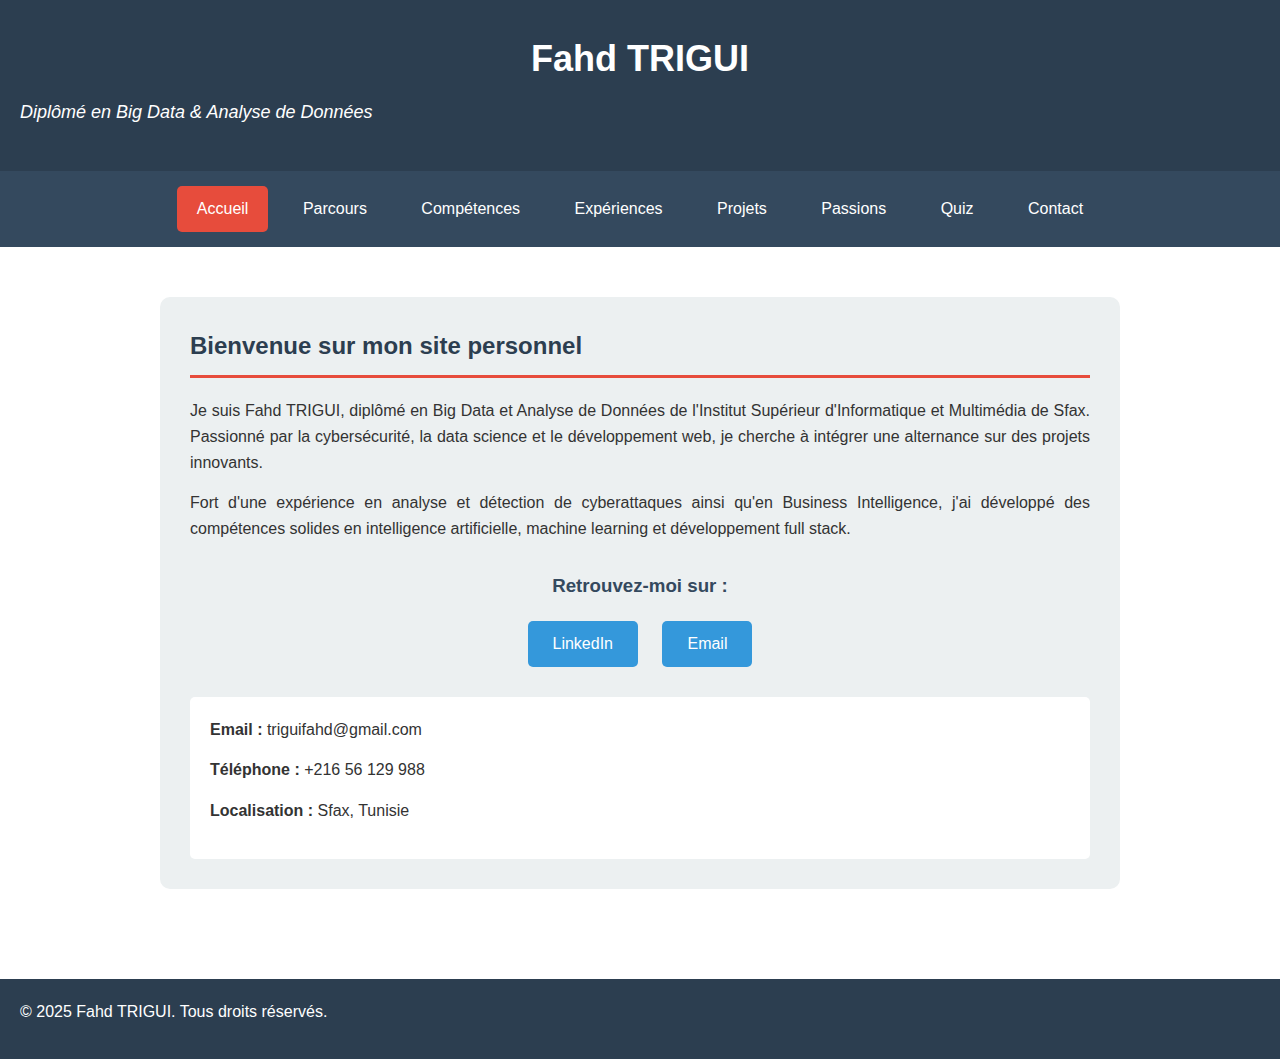
<file: index.html>
<!DOCTYPE html>
<html lang="fr">
<head>
    <meta charset="UTF-8">
    <meta name="viewport" content="width=device-width, initial-scale=1.0">
    <title>Fahd TRIGUI - Portfolio</title>
    <link rel="stylesheet" href="style.css">
</head>
<body>
    <header>
        <h1>Fahd TRIGUI</h1>
        <p>Diplômé en Big Data & Analyse de Données</p>
    </header>

    <nav>
        <a href="index.html" class="active">Accueil</a>
        <a href="parcours.html">Parcours</a>
        <a href="competences.html">Compétences</a>
        <a href="experiences.html">Expériences</a>
        <a href="projets.html">Projets</a>
        <a href="passions.html">Passions</a>
        <a href="quiz.html">Quiz</a>
        <a href="contact.html">Contact</a>
    </nav>

    <main>
        <article>
            <h2>Bienvenue sur mon site personnel</h2>
            <p>
                Je suis Fahd TRIGUI, diplômé en Big Data et Analyse de Données de l'Institut Supérieur d'Informatique et Multimédia de Sfax. 
                Passionné par la cybersécurité, la data science et le développement web, je cherche à intégrer une alternance sur des projets innovants.
            </p>
            <p>
                Fort d'une expérience en analyse et détection de cyberattaques ainsi qu'en Business Intelligence, 
                j'ai développé des compétences solides en intelligence artificielle, machine learning et développement full stack.
            </p>
            
            <div class="social-links">
                <h3>Retrouvez-moi sur :</h3>
                <a href="https://linkedin.com/in/fahd-trigui-512799252" target="_blank">LinkedIn</a>
                <a href="mailto:triguifahd@gmail.com">Email</a>
            </div>

            <div class="contact-info">
                <p><strong>Email :</strong> triguifahd@gmail.com</p>
                <p><strong>Téléphone :</strong> +216 56 129 988</p>
                <p><strong>Localisation :</strong> Sfax, Tunisie</p>
            </div>
        </article>
    </main>

    <footer>
        <p>&copy; 2025 Fahd TRIGUI. Tous droits réservés.</p>
    </footer>
</body>
</html>
</file>
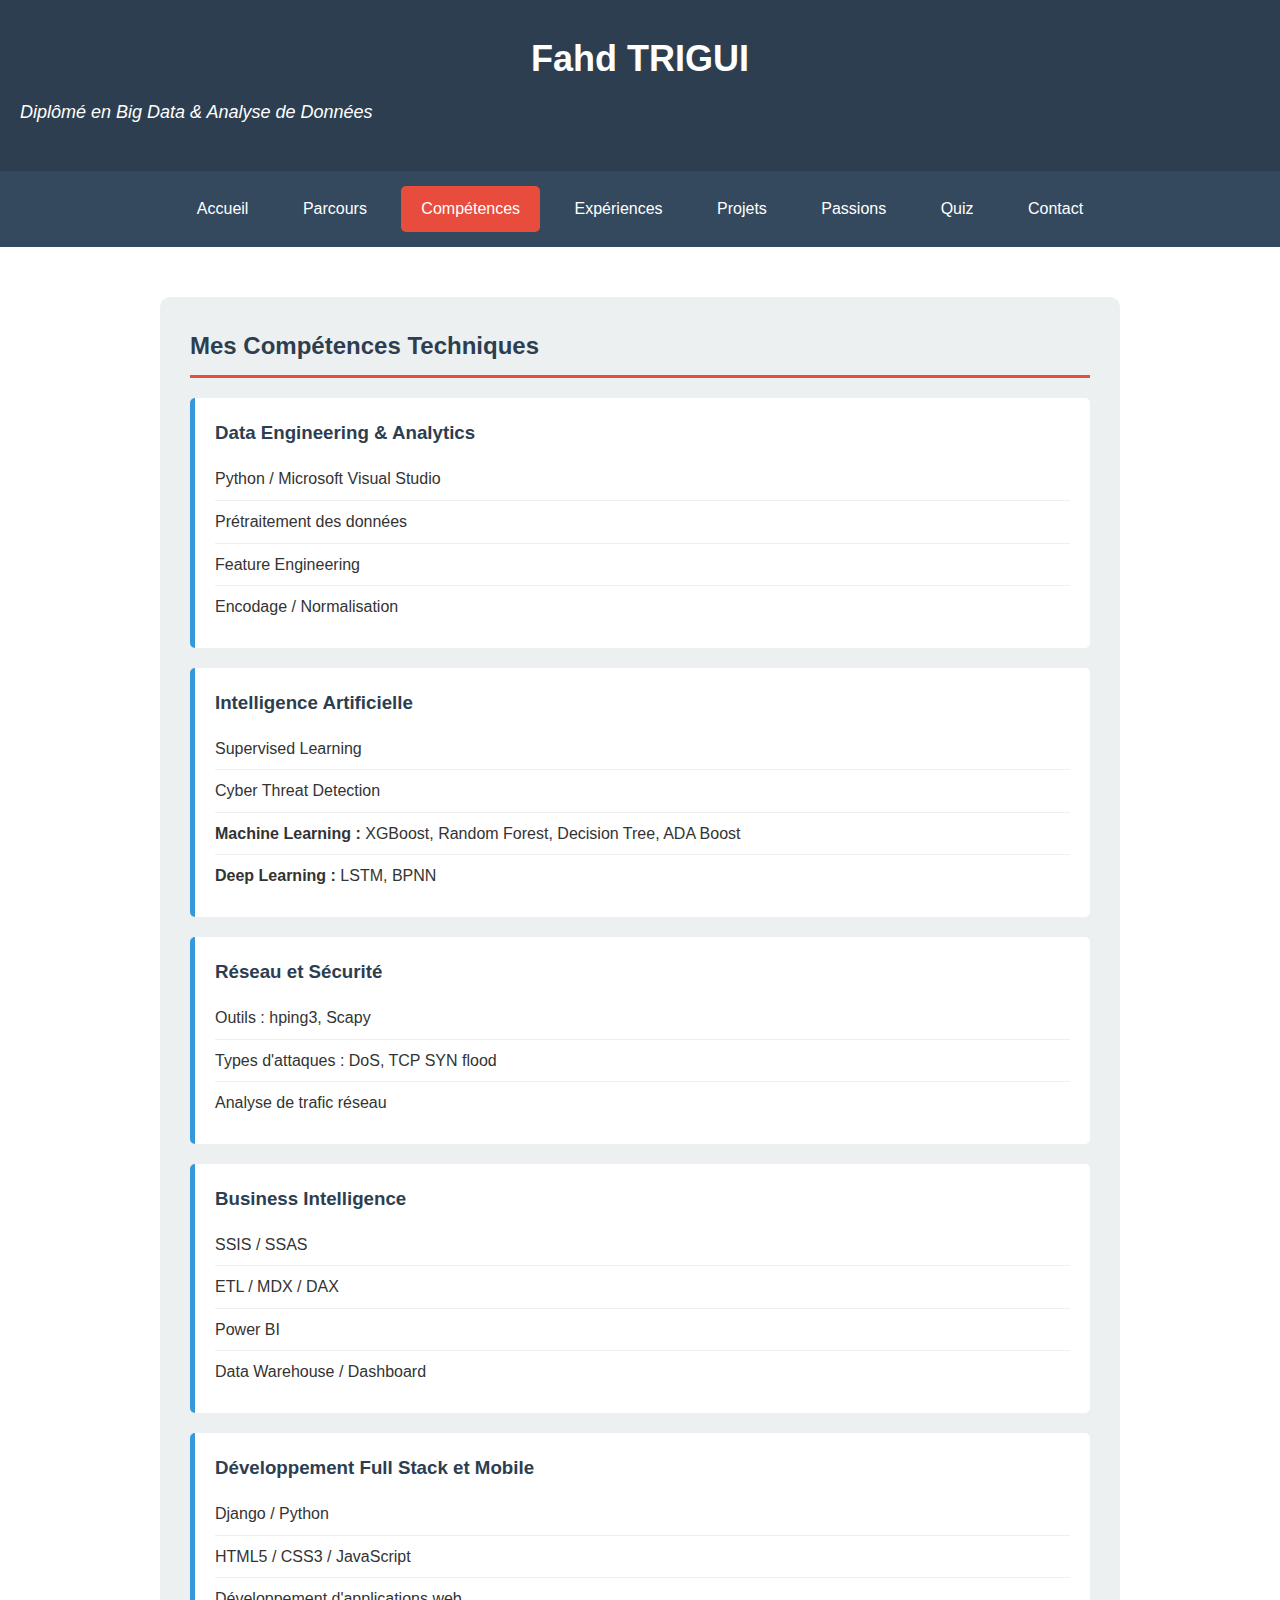
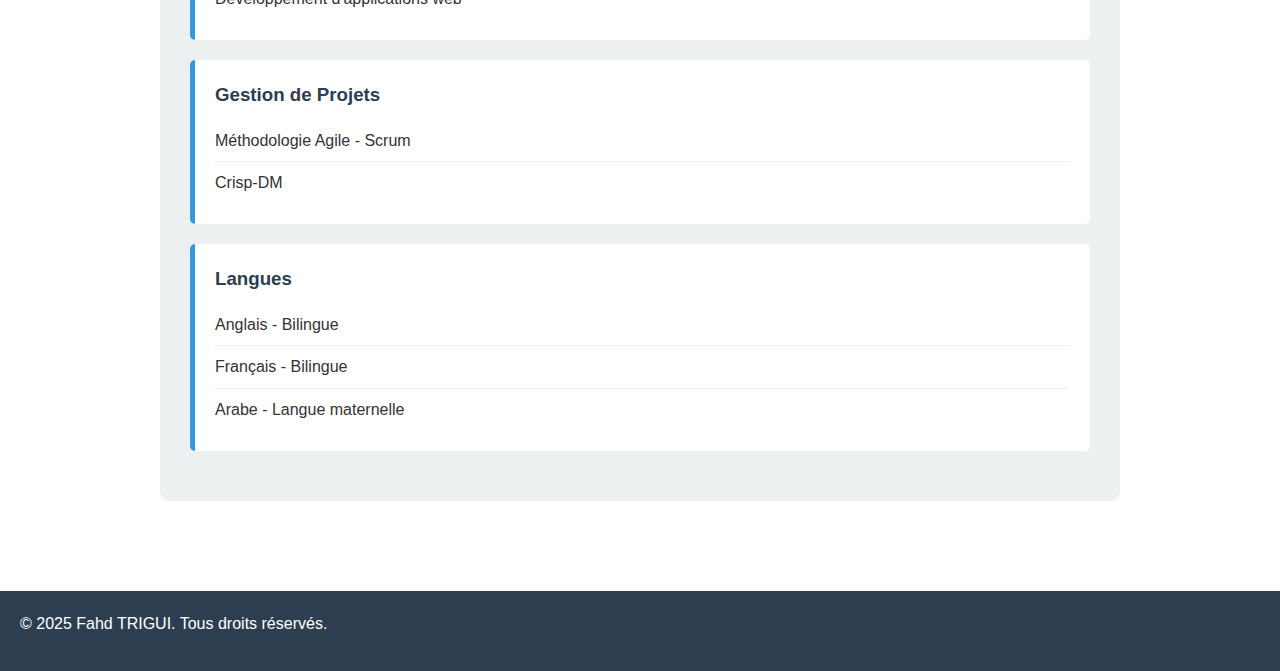
<file: competences.html>
<!DOCTYPE html>
<html lang="fr">
<head>
    <meta charset="UTF-8">
    <meta name="viewport" content="width=device-width, initial-scale=1.0">
    <title>Compétences - Fahd TRIGUI</title>
    <link rel="stylesheet" href="style.css">
</head>
<body>
    <header>
        <h1>Fahd TRIGUI</h1>
        <p>Diplômé en Big Data & Analyse de Données</p>
    </header>

    <nav>
        <a href="index.html">Accueil</a>
        <a href="parcours.html">Parcours</a>
        <a href="competences.html" class="active">Compétences</a>
        <a href="experiences.html">Expériences</a>
        <a href="projets.html">Projets</a>
        <a href="passions.html">Passions</a>
        <a href="quiz.html">Quiz</a>
        <a href="contact.html">Contact</a>
    </nav>

    <main>
        <article>
            <h2>Mes Compétences Techniques</h2>

            <div class="competence-category">
                <h3>Data Engineering & Analytics</h3>
                <ul>
                    <li>Python / Microsoft Visual Studio</li>
                    <li>Prétraitement des données</li>
                    <li>Feature Engineering</li>
                    <li>Encodage / Normalisation</li>
                </ul>
            </div>

            <div class="competence-category">
                <h3>Intelligence Artificielle</h3>
                <ul>
                    <li>Supervised Learning</li>
                    <li>Cyber Threat Detection</li>
                    <li><strong>Machine Learning :</strong> XGBoost, Random Forest, Decision Tree, ADA Boost</li>
                    <li><strong>Deep Learning :</strong> LSTM, BPNN</li>
                </ul>
            </div>

            <div class="competence-category">
                <h3>Réseau et Sécurité</h3>
                <ul>
                    <li>Outils : hping3, Scapy</li>
                    <li>Types d'attaques : DoS, TCP SYN flood</li>
                    <li>Analyse de trafic réseau</li>
                </ul>
            </div>

            <div class="competence-category">
                <h3>Business Intelligence</h3>
                <ul>
                    <li>SSIS / SSAS</li>
                    <li>ETL / MDX / DAX</li>
                    <li>Power BI</li>
                    <li>Data Warehouse / Dashboard</li>
                </ul>
            </div>

            <div class="competence-category">
                <h3>Développement Full Stack et Mobile</h3>
                <ul>
                    <li>Django / Python</li>
                    <li>HTML5 / CSS3 / JavaScript</li>
                    <li>Développement d'applications web</li>
                </ul>
            </div>

            <div class="competence-category">
                <h3>Gestion de Projets</h3>
                <ul>
                    <li>Méthodologie Agile - Scrum</li>
                    <li>Crisp-DM</li>
                </ul>
            </div>

            <div class="competence-category">
                <h3>Langues</h3>
                <ul>
                    <li>Anglais - Bilingue</li>
                    <li>Français - Bilingue</li>
                    <li>Arabe - Langue maternelle</li>
                </ul>
            </div>
        </article>
    </main>

    <footer>
        <p>&copy; 2025 Fahd TRIGUI. Tous droits réservés.</p>
    </footer>
</body>
</html>
</file>
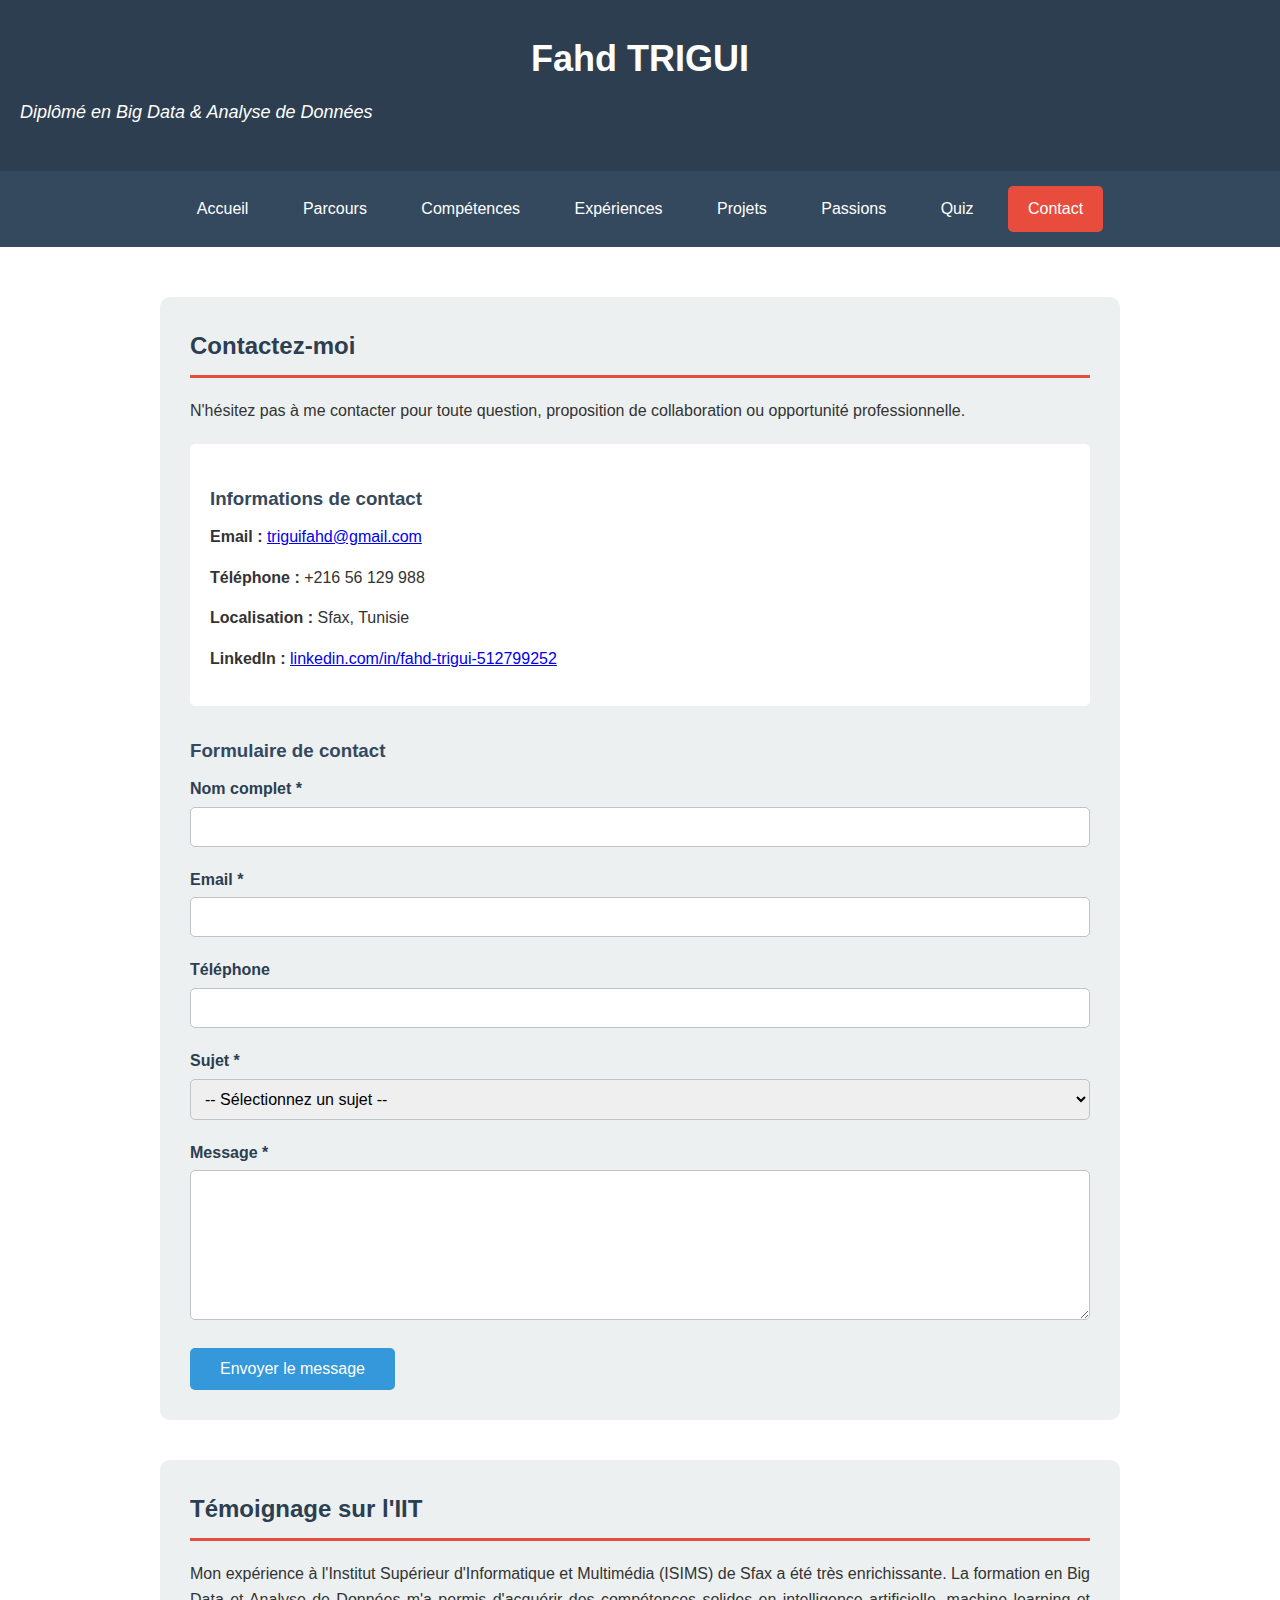
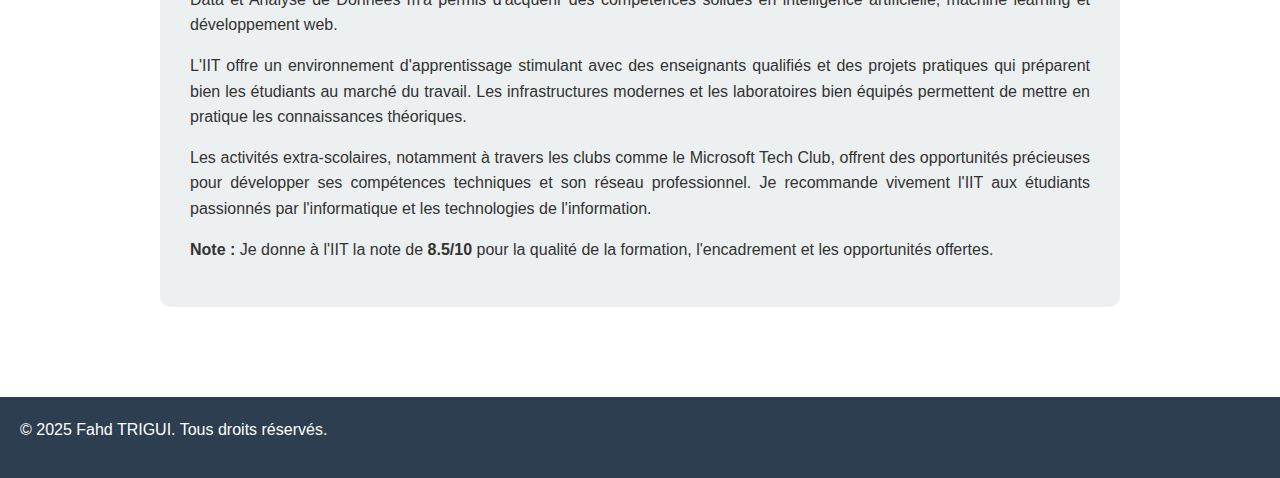
<file: contact.html>
<!DOCTYPE html>
<html lang="fr">
<head>
    <meta charset="UTF-8">
    <meta name="viewport" content="width=device-width, initial-scale=1.0">
    <title>Contact - Fahd TRIGUI</title>
    <link rel="stylesheet" href="style.css">
</head>
<body>
    <header>
        <h1>Fahd TRIGUI</h1>
        <p>Diplômé en Big Data & Analyse de Données</p>
    </header>

    <nav>
        <a href="index.html">Accueil</a>
        <a href="parcours.html">Parcours</a>
        <a href="competences.html">Compétences</a>
        <a href="experiences.html">Expériences</a>
        <a href="projets.html">Projets</a>
        <a href="passions.html">Passions</a>
        <a href="quiz.html">Quiz</a>
        <a href="contact.html" class="active">Contact</a>
    </nav>

    <main>
        <article>
            <h2>Contactez-moi</h2>
            <p>N'hésitez pas à me contacter pour toute question, proposition de collaboration ou opportunité professionnelle.</p>

            <div class="contact-info" style="margin-bottom: 30px;">
                <h3>Informations de contact</h3>
                <p><strong>Email :</strong> <a href="mailto:triguifahd@gmail.com">triguifahd@gmail.com</a></p>
                <p><strong>Téléphone :</strong> +216 56 129 988</p>
                <p><strong>Localisation :</strong> Sfax, Tunisie</p>
                <p><strong>LinkedIn :</strong> <a href="https://linkedin.com/in/fahd-trigui-512799252" target="_blank">linkedin.com/in/fahd-trigui-512799252</a></p>
            </div>

            <h3>Formulaire de contact</h3>
            <form id="contactForm" action="mailto:triguifahd@gmail.com" method="post" enctype="text/plain">
                <div class="form-group">
                    <label for="nom">Nom complet *</label>
                    <input type="text" id="nom" name="nom" required>
                </div>

                <div class="form-group">
                    <label for="email">Email *</label>
                    <input type="email" id="email" name="email" required>
                </div>

                <div class="form-group">
                    <label for="telephone">Téléphone</label>
                    <input type="tel" id="telephone" name="telephone">
                </div>

                <div class="form-group">
                    <label for="sujet">Sujet *</label>
                    <select id="sujet" name="sujet" required>
                        <option value="">-- Sélectionnez un sujet --</option>
                        <option value="collaboration">Proposition de collaboration</option>
                        <option value="emploi">Opportunité d'emploi</option>
                        <option value="stage">Offre de stage</option>
                        <option value="projet">Discussion de projet</option>
                        <option value="autre">Autre</option>
                    </select>
                </div>

                <div class="form-group">
                    <label for="message">Message *</label>
                    <textarea id="message" name="message" required></textarea>
                </div>

                <button type="submit" class="btn">Envoyer le message</button>
            </form>
        </article>

        <article style="margin-top: 40px;">
            <h2>Témoignage sur l'IIT</h2>
            <p>
                Mon expérience à l'Institut Supérieur d'Informatique et Multimédia (ISIMS) de Sfax a été très enrichissante. 
                La formation en Big Data et Analyse de Données m'a permis d'acquérir des compétences solides en intelligence artificielle, 
                machine learning et développement web.
            </p>
            <p>
                L'IIT offre un environnement d'apprentissage stimulant avec des enseignants qualifiés et des projets pratiques qui 
                préparent bien les étudiants au marché du travail. Les infrastructures modernes et les laboratoires bien équipés 
                permettent de mettre en pratique les connaissances théoriques.
            </p>
            <p>
                Les activités extra-scolaires, notamment à travers les clubs comme le Microsoft Tech Club, offrent des opportunités 
                précieuses pour développer ses compétences techniques et son réseau professionnel. Je recommande vivement l'IIT 
                aux étudiants passionnés par l'informatique et les technologies de l'information.
            </p>
            <p>
                <strong>Note :</strong> Je donne à l'IIT la note de <strong>8.5/10</strong> pour la qualité de la formation, 
                l'encadrement et les opportunités offertes.
            </p>
        </article>
    </main>

    <footer>
        <p>&copy; 2025 Fahd TRIGUI. Tous droits réservés.</p>
    </footer>
</body>
</html>
</file>
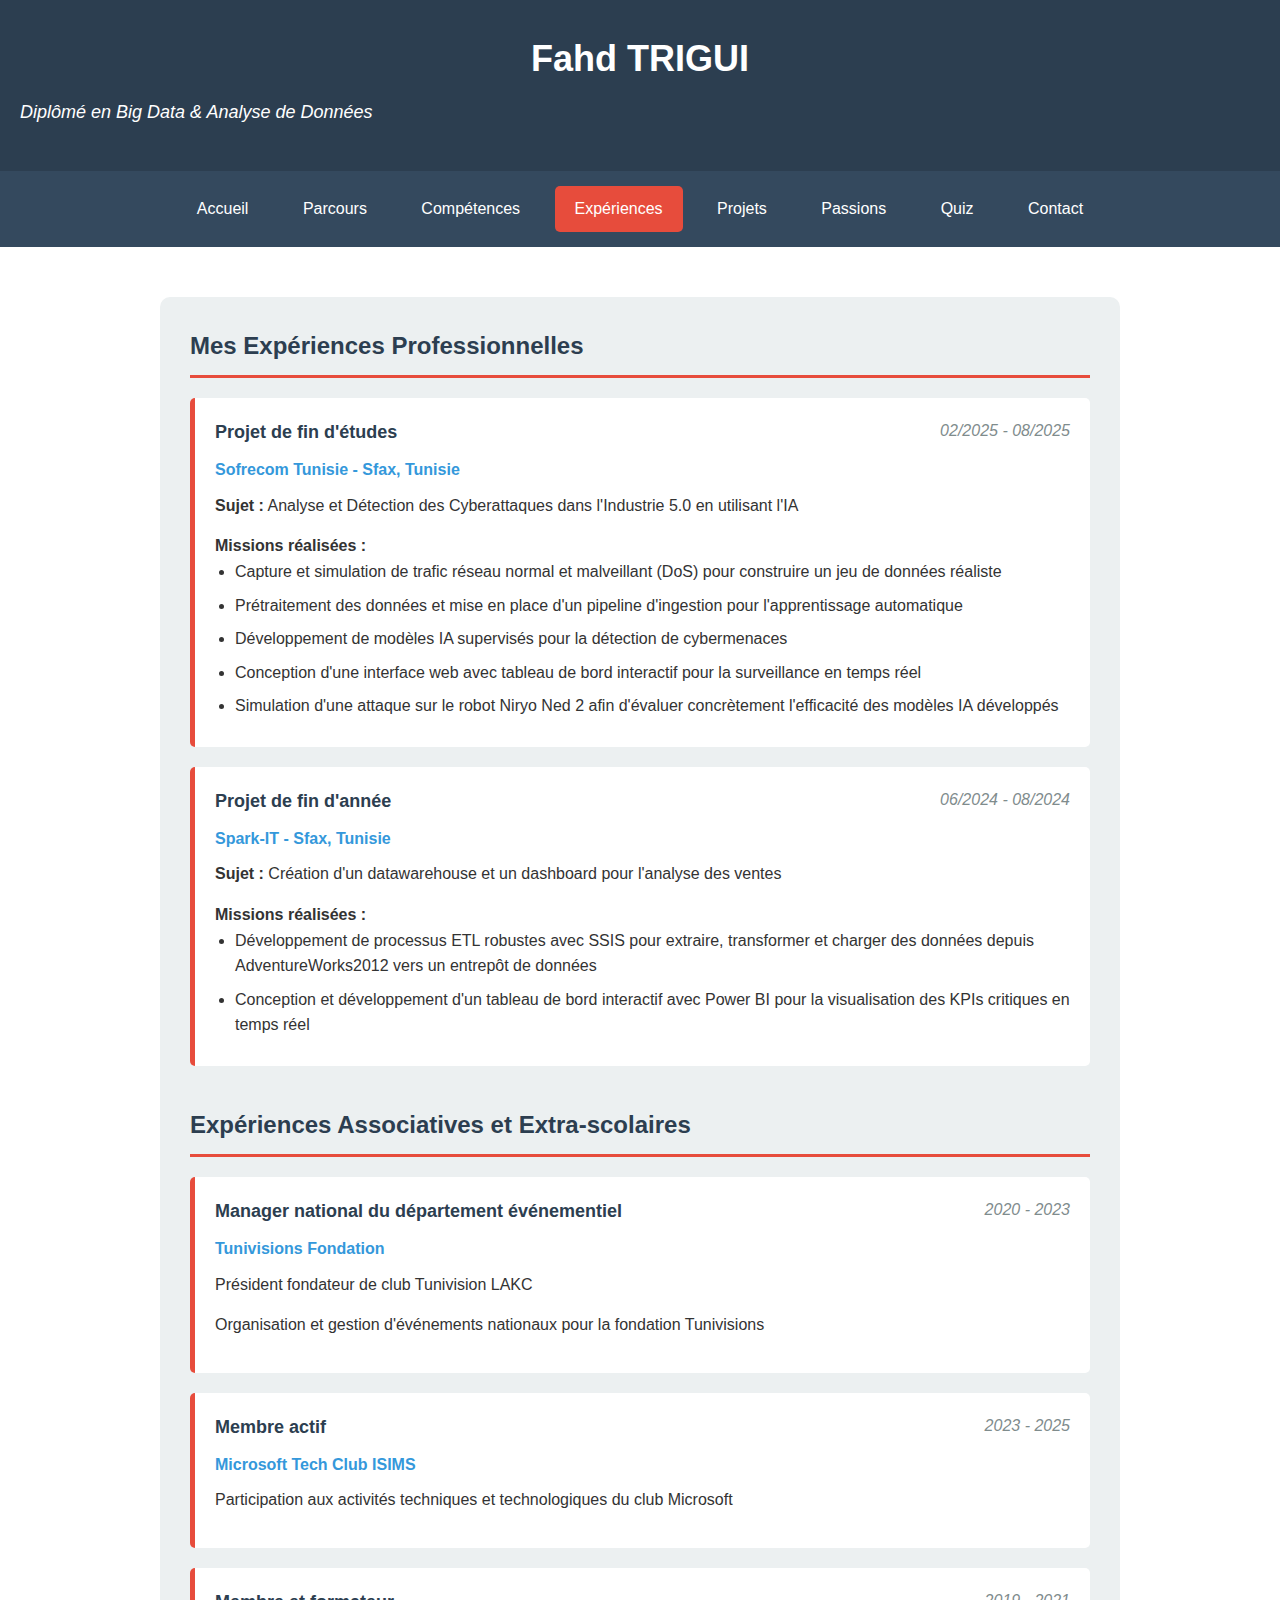
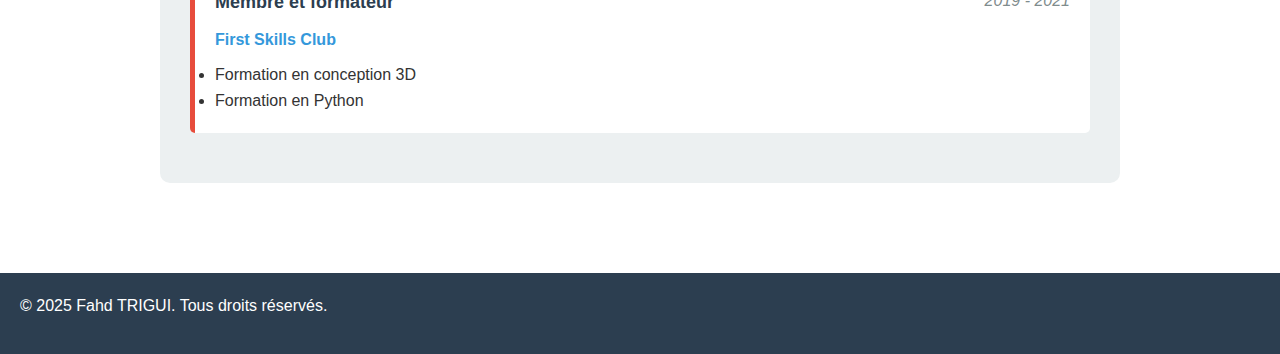
<file: experiences.html>
<!DOCTYPE html>
<html lang="fr">
<head>
    <meta charset="UTF-8">
    <meta name="viewport" content="width=device-width, initial-scale=1.0">
    <title>Expériences - Fahd TRIGUI</title>
    <link rel="stylesheet" href="style.css">
</head>
<body>
    <header>
        <h1>Fahd TRIGUI</h1>
        <p>Diplômé en Big Data & Analyse de Données</p>
    </header>

    <nav>
        <a href="index.html">Accueil</a>
        <a href="parcours.html">Parcours</a>
        <a href="competences.html">Compétences</a>
        <a href="experiences.html" class="active">Expériences</a>
        <a href="projets.html">Projets</a>
        <a href="passions.html">Passions</a>
        <a href="quiz.html">Quiz</a>
        <a href="contact.html">Contact</a>
    </nav>

    <main>
        <article>
            <h2>Mes Expériences Professionnelles</h2>

            <div class="experience-card">
                <div class="experience-header">
                    <div class="experience-title">Projet de fin d'études</div>
                    <div class="experience-date">02/2025 - 08/2025</div>
                </div>
                <div class="experience-company">Sofrecom Tunisie - Sfax, Tunisie</div>
                <p><strong>Sujet :</strong> Analyse et Détection des Cyberattaques dans l'Industrie 5.0 en utilisant l'IA</p>
                
                <div class="missions-list">
                    <h4>Missions réalisées :</h4>
                    <ul>
                        <li>Capture et simulation de trafic réseau normal et malveillant (DoS) pour construire un jeu de données réaliste</li>
                        <li>Prétraitement des données et mise en place d'un pipeline d'ingestion pour l'apprentissage automatique</li>
                        <li>Développement de modèles IA supervisés pour la détection de cybermenaces</li>
                        <li>Conception d'une interface web avec tableau de bord interactif pour la surveillance en temps réel</li>
                        <li>Simulation d'une attaque sur le robot Niryo Ned 2 afin d'évaluer concrètement l'efficacité des modèles IA développés</li>
                    </ul>
                </div>
            </div>

            <div class="experience-card">
                <div class="experience-header">
                    <div class="experience-title">Projet de fin d'année</div>
                    <div class="experience-date">06/2024 - 08/2024</div>
                </div>
                <div class="experience-company">Spark-IT - Sfax, Tunisie</div>
                <p><strong>Sujet :</strong> Création d'un datawarehouse et un dashboard pour l'analyse des ventes</p>
                
                <div class="missions-list">
                    <h4>Missions réalisées :</h4>
                    <ul>
                        <li>Développement de processus ETL robustes avec SSIS pour extraire, transformer et charger des données depuis AdventureWorks2012 vers un entrepôt de données</li>
                        <li>Conception et développement d'un tableau de bord interactif avec Power BI pour la visualisation des KPIs critiques en temps réel</li>
                    </ul>
                </div>
            </div>

            <h2 style="margin-top: 40px;">Expériences Associatives et Extra-scolaires</h2>

            <div class="experience-card">
                <div class="experience-header">
                    <div class="experience-title">Manager national du département événementiel</div>
                    <div class="experience-date">2020 - 2023</div>
                </div>
                <div class="experience-company">Tunivisions Fondation</div>
                <p>Président fondateur de club Tunivision LAKC</p>
                <p>Organisation et gestion d'événements nationaux pour la fondation Tunivisions</p>
            </div>

            <div class="experience-card">
                <div class="experience-header">
                    <div class="experience-title">Membre actif</div>
                    <div class="experience-date">2023 - 2025</div>
                </div>
                <div class="experience-company">Microsoft Tech Club ISIMS</div>
                <p>Participation aux activités techniques et technologiques du club Microsoft</p>
            </div>

            <div class="experience-card">
                <div class="experience-header">
                    <div class="experience-title">Membre et formateur</div>
                    <div class="experience-date">2019 - 2021</div>
                </div>
                <div class="experience-company">First Skills Club</div>
                <ul>
                    <li>Formation en conception 3D</li>
                    <li>Formation en Python</li>
                </ul>
            </div>
        </article>
    </main>

    <footer>
        <p>&copy; 2025 Fahd TRIGUI. Tous droits réservés.</p>
    </footer>
</body>
</html>
</file>
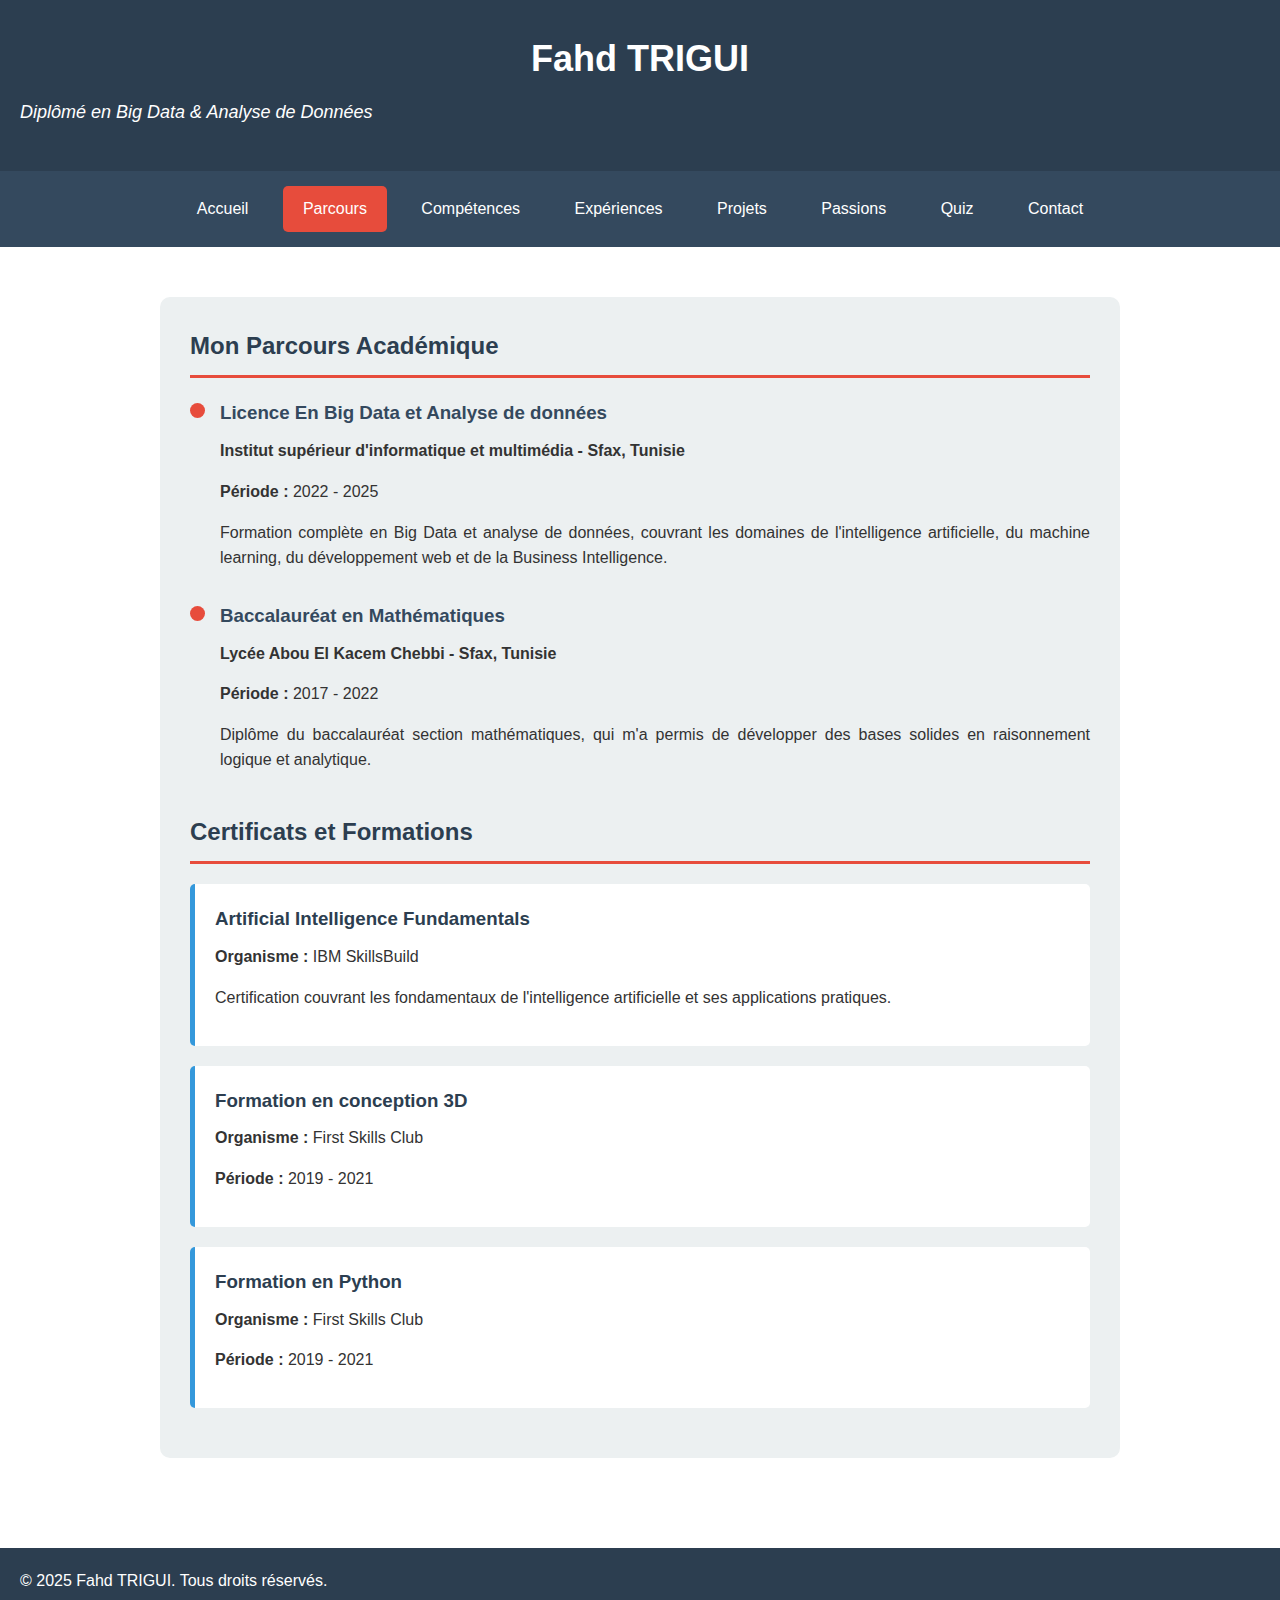
<file: parcours.html>
<!DOCTYPE html>
<html lang="fr">
<head>
    <meta charset="UTF-8">
    <meta name="viewport" content="width=device-width, initial-scale=1.0">
    <title>Parcours Académique - Fahd TRIGUI</title>
    <link rel="stylesheet" href="style.css">
</head>
<body>
    <header>
        <h1>Fahd TRIGUI</h1>
        <p>Diplômé en Big Data & Analyse de Données</p>
    </header>

    <nav>
        <a href="index.html">Accueil</a>
        <a href="parcours.html" class="active">Parcours</a>
        <a href="competences.html">Compétences</a>
        <a href="experiences.html">Expériences</a>
        <a href="projets.html">Projets</a>
        <a href="passions.html">Passions</a>
        <a href="quiz.html">Quiz</a>
        <a href="contact.html">Contact</a>
    </nav>

    <main>
        <article>
            <h2>Mon Parcours Académique</h2>
            
            <div class="timeline">
                <div class="timeline-item">
                    <h3>Licence En Big Data et Analyse de données</h3>
                    <p><strong>Institut supérieur d'informatique et multimédia - Sfax, Tunisie</strong></p>
                    <p><strong>Période :</strong> 2022 - 2025</p>
                    <p>
                        Formation complète en Big Data et analyse de données, couvrant les domaines de l'intelligence artificielle, 
                        du machine learning, du développement web et de la Business Intelligence.
                    </p>
                </div>

                <div class="timeline-item">
                    <h3>Baccalauréat en Mathématiques</h3>
                    <p><strong>Lycée Abou El Kacem Chebbi - Sfax, Tunisie</strong></p>
                    <p><strong>Période :</strong> 2017 - 2022</p>
                    <p>
                        Diplôme du baccalauréat section mathématiques, qui m'a permis de développer des bases solides 
                        en raisonnement logique et analytique.
                    </p>
                </div>
            </div>

            <div style="margin-top: 40px;">
                <h2>Certificats et Formations</h2>
                <div class="competence-category">
                    <h3>Artificial Intelligence Fundamentals</h3>
                    <p><strong>Organisme :</strong> IBM SkillsBuild</p>
                    <p>Certification couvrant les fondamentaux de l'intelligence artificielle et ses applications pratiques.</p>
                </div>

                <div class="competence-category">
                    <h3>Formation en conception 3D</h3>
                    <p><strong>Organisme :</strong> First Skills Club</p>
                    <p><strong>Période :</strong> 2019 - 2021</p>
                </div>

                <div class="competence-category">
                    <h3>Formation en Python</h3>
                    <p><strong>Organisme :</strong> First Skills Club</p>
                    <p><strong>Période :</strong> 2019 - 2021</p>
                </div>
            </div>
        </article>
    </main>

    <footer>
        <p>&copy; 2025 Fahd TRIGUI. Tous droits réservés.</p>
    </footer>
</body>
</html>
</file>
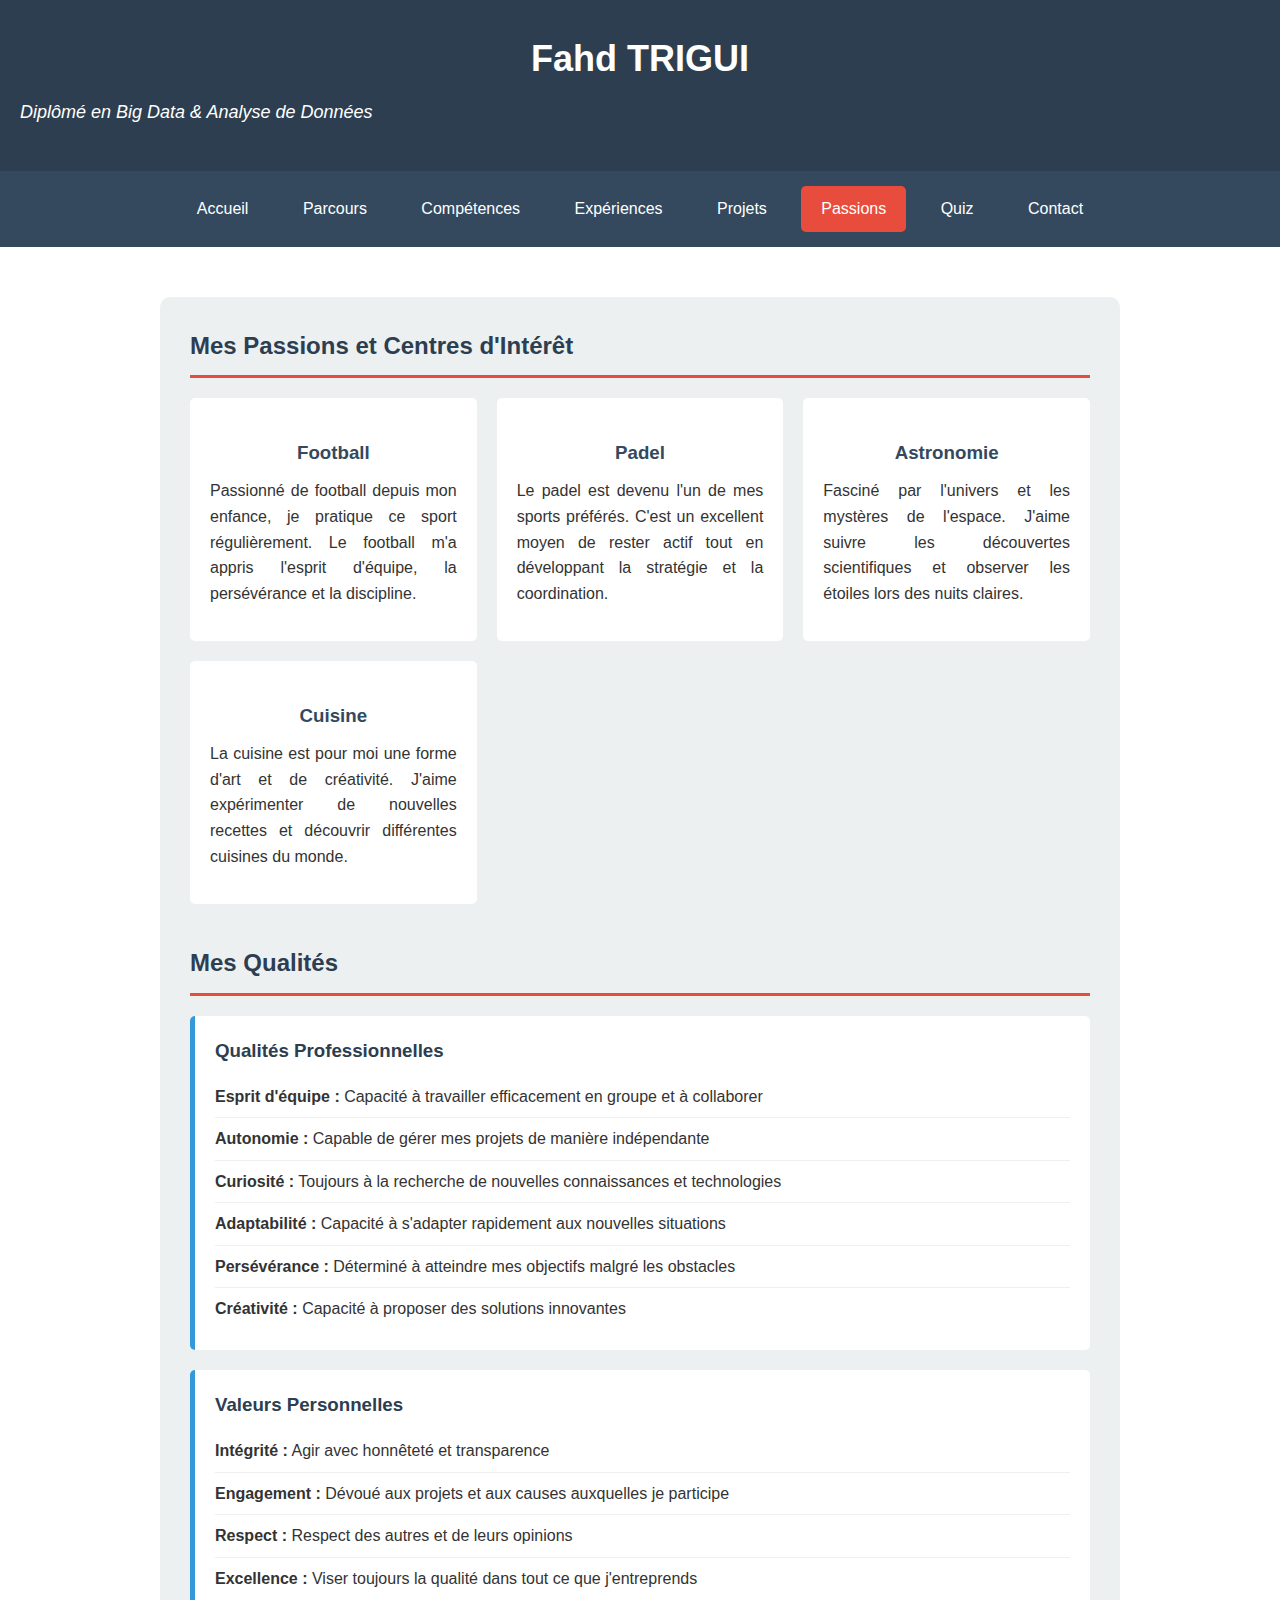
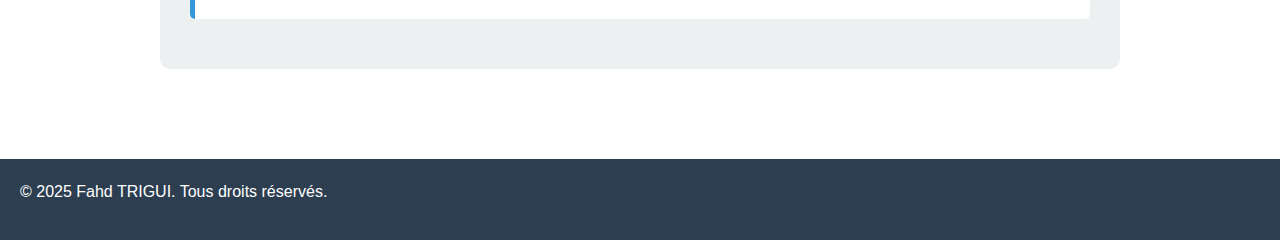
<file: passions.html>
<!DOCTYPE html>
<html lang="fr">
<head>
    <meta charset="UTF-8">
    <meta name="viewport" content="width=device-width, initial-scale=1.0">
    <title>Passions - Fahd TRIGUI</title>
    <link rel="stylesheet" href="style.css">
</head>
<body>
    <header>
        <h1>Fahd TRIGUI</h1>
        <p>Diplômé en Big Data & Analyse de Données</p>
    </header>

    <nav>
        <a href="index.html">Accueil</a>
        <a href="parcours.html">Parcours</a>
        <a href="competences.html">Compétences</a>
        <a href="experiences.html">Expériences</a>
        <a href="projets.html">Projets</a>
        <a href="passions.html" class="active">Passions</a>
        <a href="quiz.html">Quiz</a>
        <a href="contact.html">Contact</a>
    </nav>

    <main>
        <article>
            <h2>Mes Passions et Centres d'Intérêt</h2>

            <div class="passion-grid">
                <div class="passion-card">
                    <h3>Football</h3>
                    <p>
                        Passionné de football depuis mon enfance, je pratique ce sport régulièrement. 
                        Le football m'a appris l'esprit d'équipe, la persévérance et la discipline.
                    </p>
                </div>

                <div class="passion-card">
                    <h3>Padel</h3>
                    <p>
                        Le padel est devenu l'un de mes sports préférés. C'est un excellent moyen de rester actif 
                        tout en développant la stratégie et la coordination.
                    </p>
                </div>

                <div class="passion-card">
                    <h3>Astronomie</h3>
                    <p>
                        Fasciné par l'univers et les mystères de l'espace. J'aime suivre les découvertes scientifiques 
                        et observer les étoiles lors des nuits claires.
                    </p>
                </div>

                <div class="passion-card">
                    <h3>Cuisine</h3>
                    <p>
                        La cuisine est pour moi une forme d'art et de créativité. J'aime expérimenter de nouvelles recettes 
                        et découvrir différentes cuisines du monde.
                    </p>
                </div>
            </div>

            <h2 style="margin-top: 40px;">Mes Qualités</h2>

            <div class="competence-category">
                <h3>Qualités Professionnelles</h3>
                <ul>
                    <li><strong>Esprit d'équipe :</strong> Capacité à travailler efficacement en groupe et à collaborer</li>
                    <li><strong>Autonomie :</strong> Capable de gérer mes projets de manière indépendante</li>
                    <li><strong>Curiosité :</strong> Toujours à la recherche de nouvelles connaissances et technologies</li>
                    <li><strong>Adaptabilité :</strong> Capacité à s'adapter rapidement aux nouvelles situations</li>
                    <li><strong>Persévérance :</strong> Déterminé à atteindre mes objectifs malgré les obstacles</li>
                    <li><strong>Créativité :</strong> Capacité à proposer des solutions innovantes</li>
                </ul>
            </div>

            <div class="competence-category">
                <h3>Valeurs Personnelles</h3>
                <ul>
                    <li><strong>Intégrité :</strong> Agir avec honnêteté et transparence</li>
                    <li><strong>Engagement :</strong> Dévoué aux projets et aux causes auxquelles je participe</li>
                    <li><strong>Respect :</strong> Respect des autres et de leurs opinions</li>
                    <li><strong>Excellence :</strong> Viser toujours la qualité dans tout ce que j'entreprends</li>
                </ul>
            </div>
        </article>
    </main>

    <footer>
        <p>&copy; 2025 Fahd TRIGUI. Tous droits réservés.</p>
    </footer>
</body>
</html>
</file>
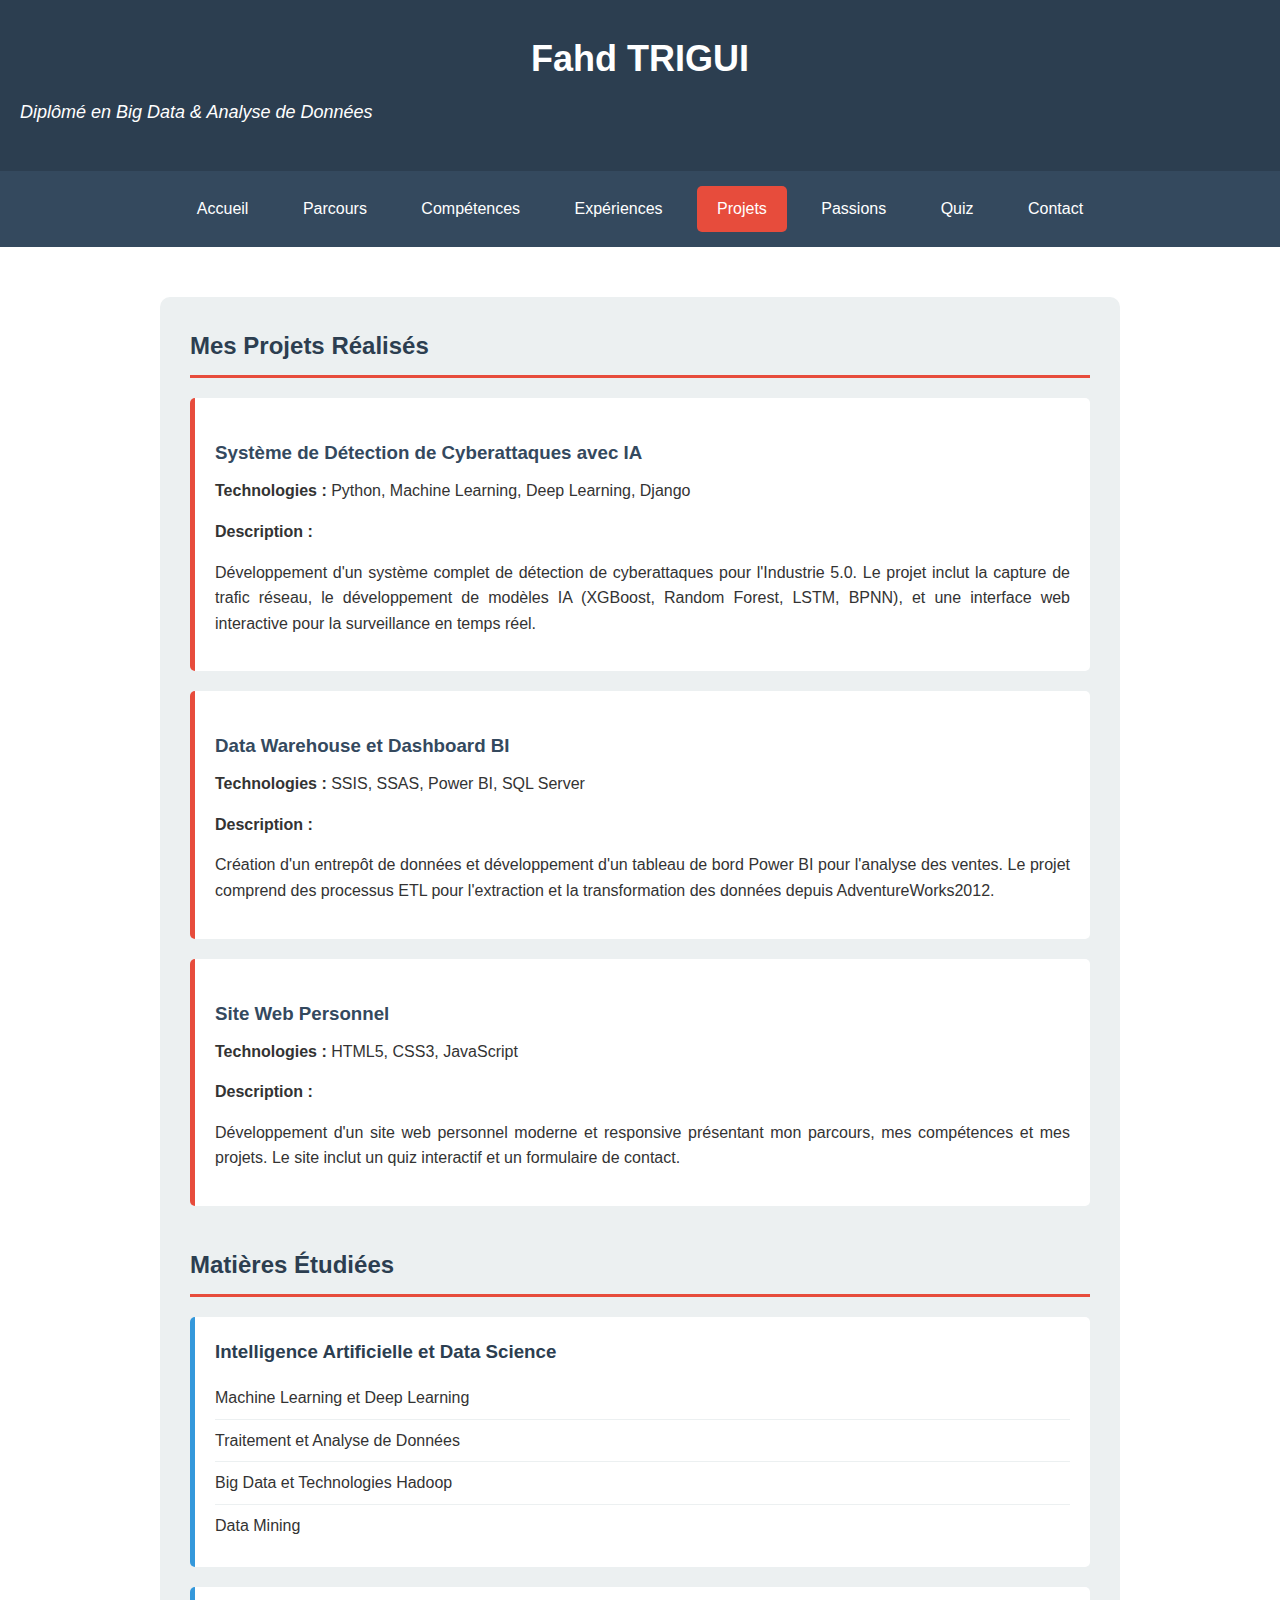
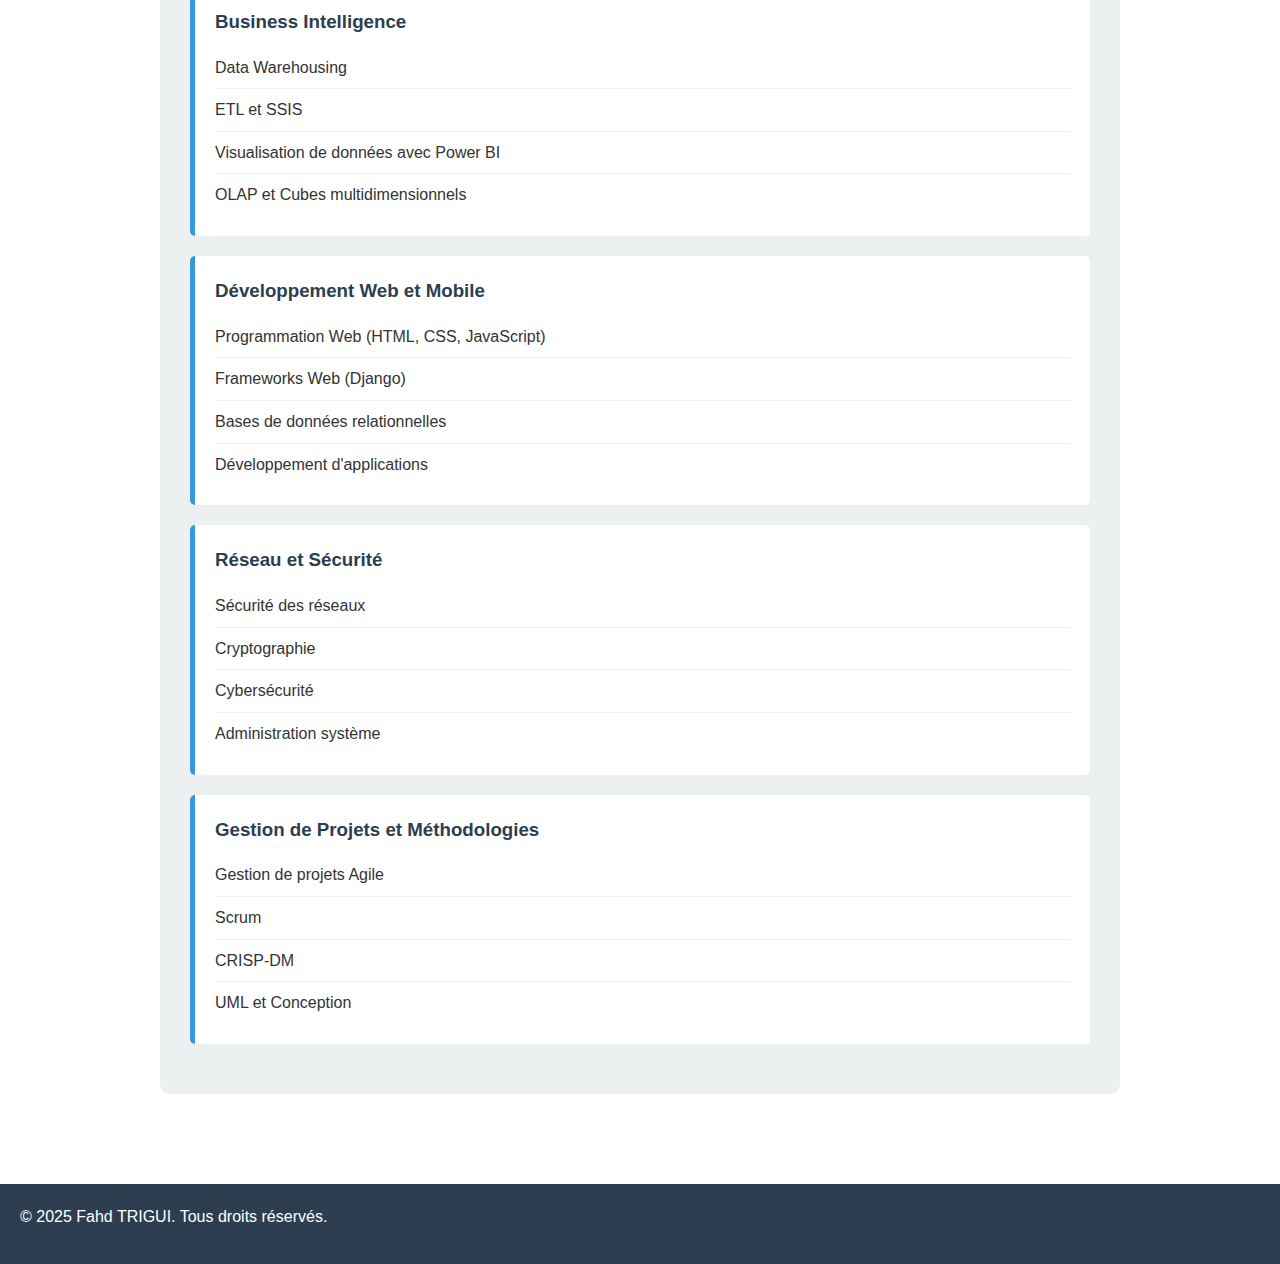
<file: projets.html>
<!DOCTYPE html>
<html lang="fr">
<head>
    <meta charset="UTF-8">
    <meta name="viewport" content="width=device-width, initial-scale=1.0">
    <title>Projets - Fahd TRIGUI</title>
    <link rel="stylesheet" href="style.css">
</head>
<body>
    <header>
        <h1>Fahd TRIGUI</h1>
        <p>Diplômé en Big Data & Analyse de Données</p>
    </header>

    <nav>
        <a href="index.html">Accueil</a>
        <a href="parcours.html">Parcours</a>
        <a href="competences.html">Compétences</a>
        <a href="experiences.html">Expériences</a>
        <a href="projets.html" class="active">Projets</a>
        <a href="passions.html">Passions</a>
        <a href="quiz.html">Quiz</a>
        <a href="contact.html">Contact</a>
    </nav>

    <main>
        <article>
            <h2>Mes Projets Réalisés</h2>

            <div class="experience-card">
                <h3>Système de Détection de Cyberattaques avec IA</h3>
                <p><strong>Technologies :</strong> Python, Machine Learning, Deep Learning, Django</p>
                <p><strong>Description :</strong></p>
                <p>
                    Développement d'un système complet de détection de cyberattaques pour l'Industrie 5.0. 
                    Le projet inclut la capture de trafic réseau, le développement de modèles IA (XGBoost, Random Forest, LSTM, BPNN), 
                    et une interface web interactive pour la surveillance en temps réel.
                </p>
            </div>

            <div class="experience-card">
                <h3>Data Warehouse et Dashboard BI</h3>
                <p><strong>Technologies :</strong> SSIS, SSAS, Power BI, SQL Server</p>
                <p><strong>Description :</strong></p>
                <p>
                    Création d'un entrepôt de données et développement d'un tableau de bord Power BI pour l'analyse des ventes. 
                    Le projet comprend des processus ETL pour l'extraction et la transformation des données depuis AdventureWorks2012.
                </p>
            </div>

            <div class="experience-card">
                <h3>Site Web Personnel</h3>
                <p><strong>Technologies :</strong> HTML5, CSS3, JavaScript</p>
                <p><strong>Description :</strong></p>
                <p>
                    Développement d'un site web personnel moderne et responsive présentant mon parcours, mes compétences et mes projets. 
                    Le site inclut un quiz interactif et un formulaire de contact.
                </p>
            </div>

            <h2 style="margin-top: 40px;">Matières Étudiées</h2>

            <div class="competence-category">
                <h3>Intelligence Artificielle et Data Science</h3>
                <ul>
                    <li>Machine Learning et Deep Learning</li>
                    <li>Traitement et Analyse de Données</li>
                    <li>Big Data et Technologies Hadoop</li>
                    <li>Data Mining</li>
                </ul>
            </div>

            <div class="competence-category">
                <h3>Business Intelligence</h3>
                <ul>
                    <li>Data Warehousing</li>
                    <li>ETL et SSIS</li>
                    <li>Visualisation de données avec Power BI</li>
                    <li>OLAP et Cubes multidimensionnels</li>
                </ul>
            </div>

            <div class="competence-category">
                <h3>Développement Web et Mobile</h3>
                <ul>
                    <li>Programmation Web (HTML, CSS, JavaScript)</li>
                    <li>Frameworks Web (Django)</li>
                    <li>Bases de données relationnelles</li>
                    <li>Développement d'applications</li>
                </ul>
            </div>

            <div class="competence-category">
                <h3>Réseau et Sécurité</h3>
                <ul>
                    <li>Sécurité des réseaux</li>
                    <li>Cryptographie</li>
                    <li>Cybersécurité</li>
                    <li>Administration système</li>
                </ul>
            </div>

            <div class="competence-category">
                <h3>Gestion de Projets et Méthodologies</h3>
                <ul>
                    <li>Gestion de projets Agile</li>
                    <li>Scrum</li>
                    <li>CRISP-DM</li>
                    <li>UML et Conception</li>
                </ul>
            </div>
        </article>
    </main>

    <footer>
        <p>&copy; 2025 Fahd TRIGUI. Tous droits réservés.</p>
    </footer>
</body>
</html>
</file>
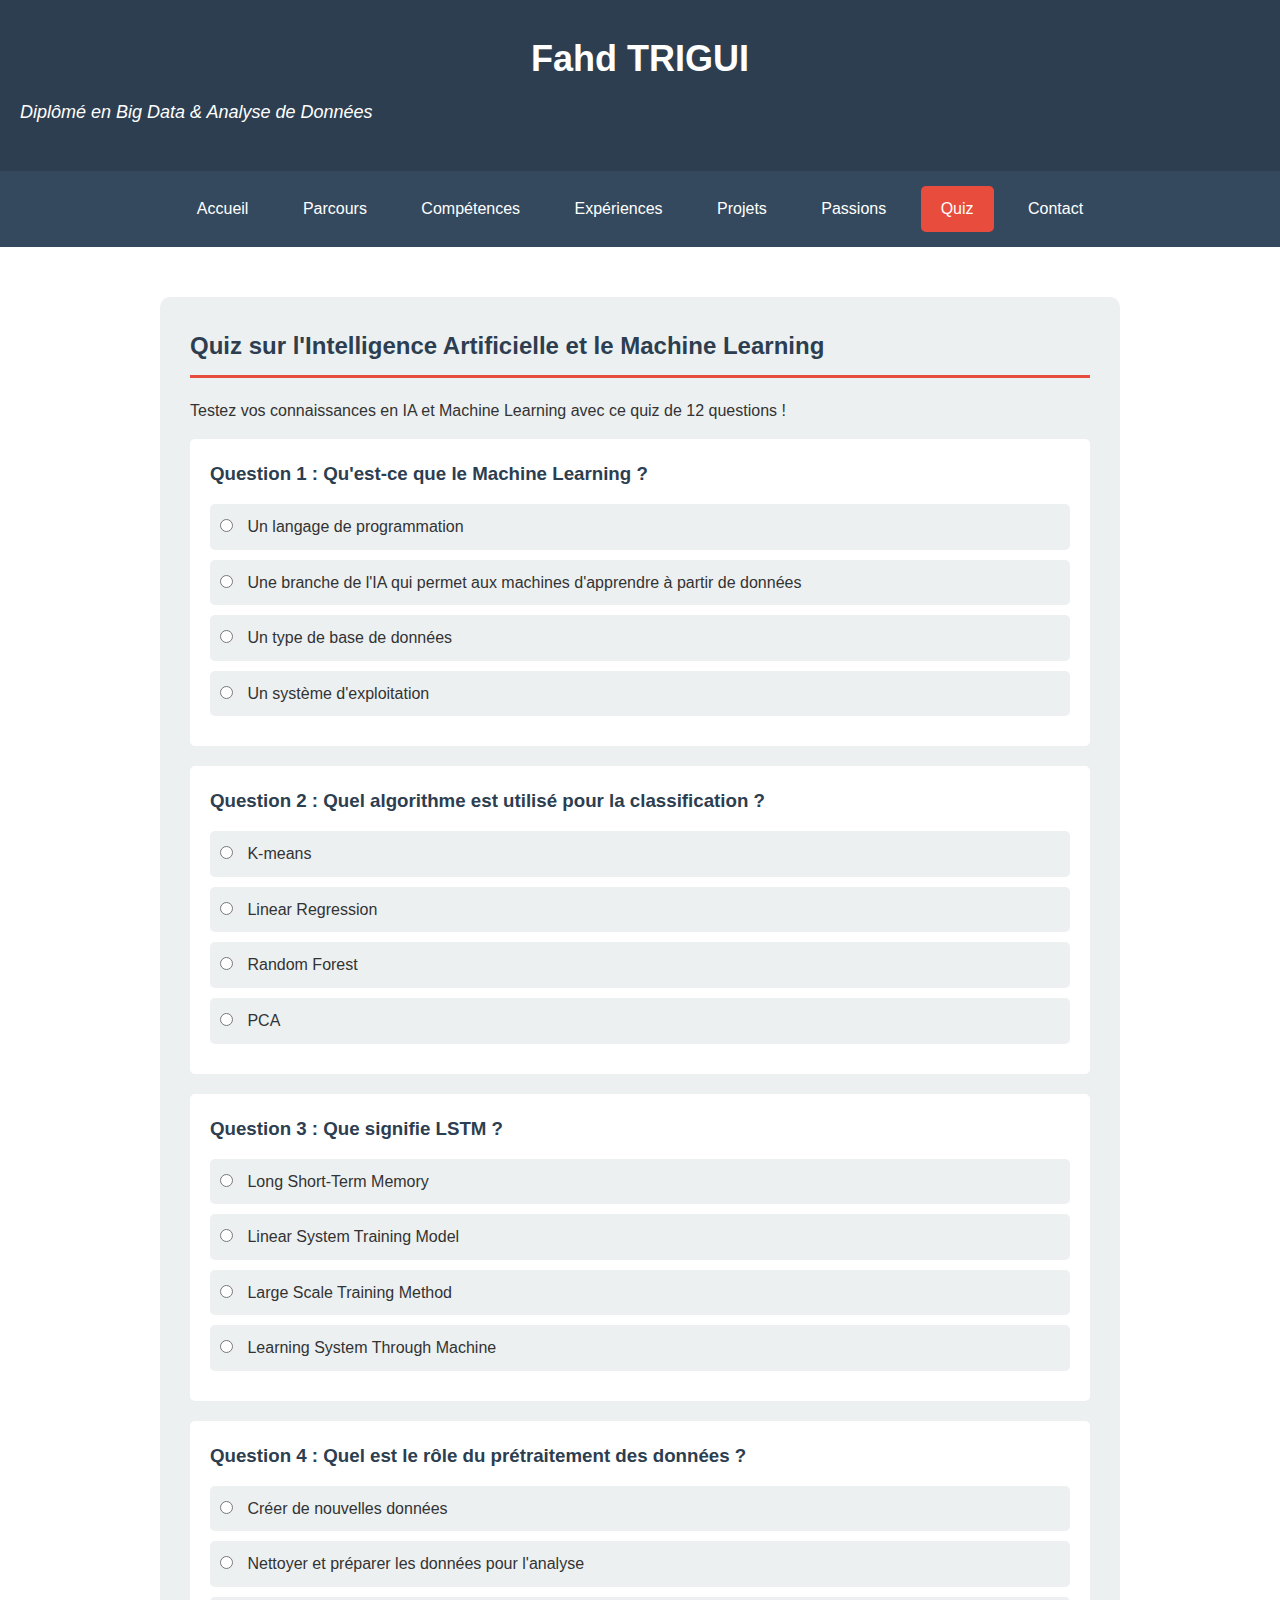
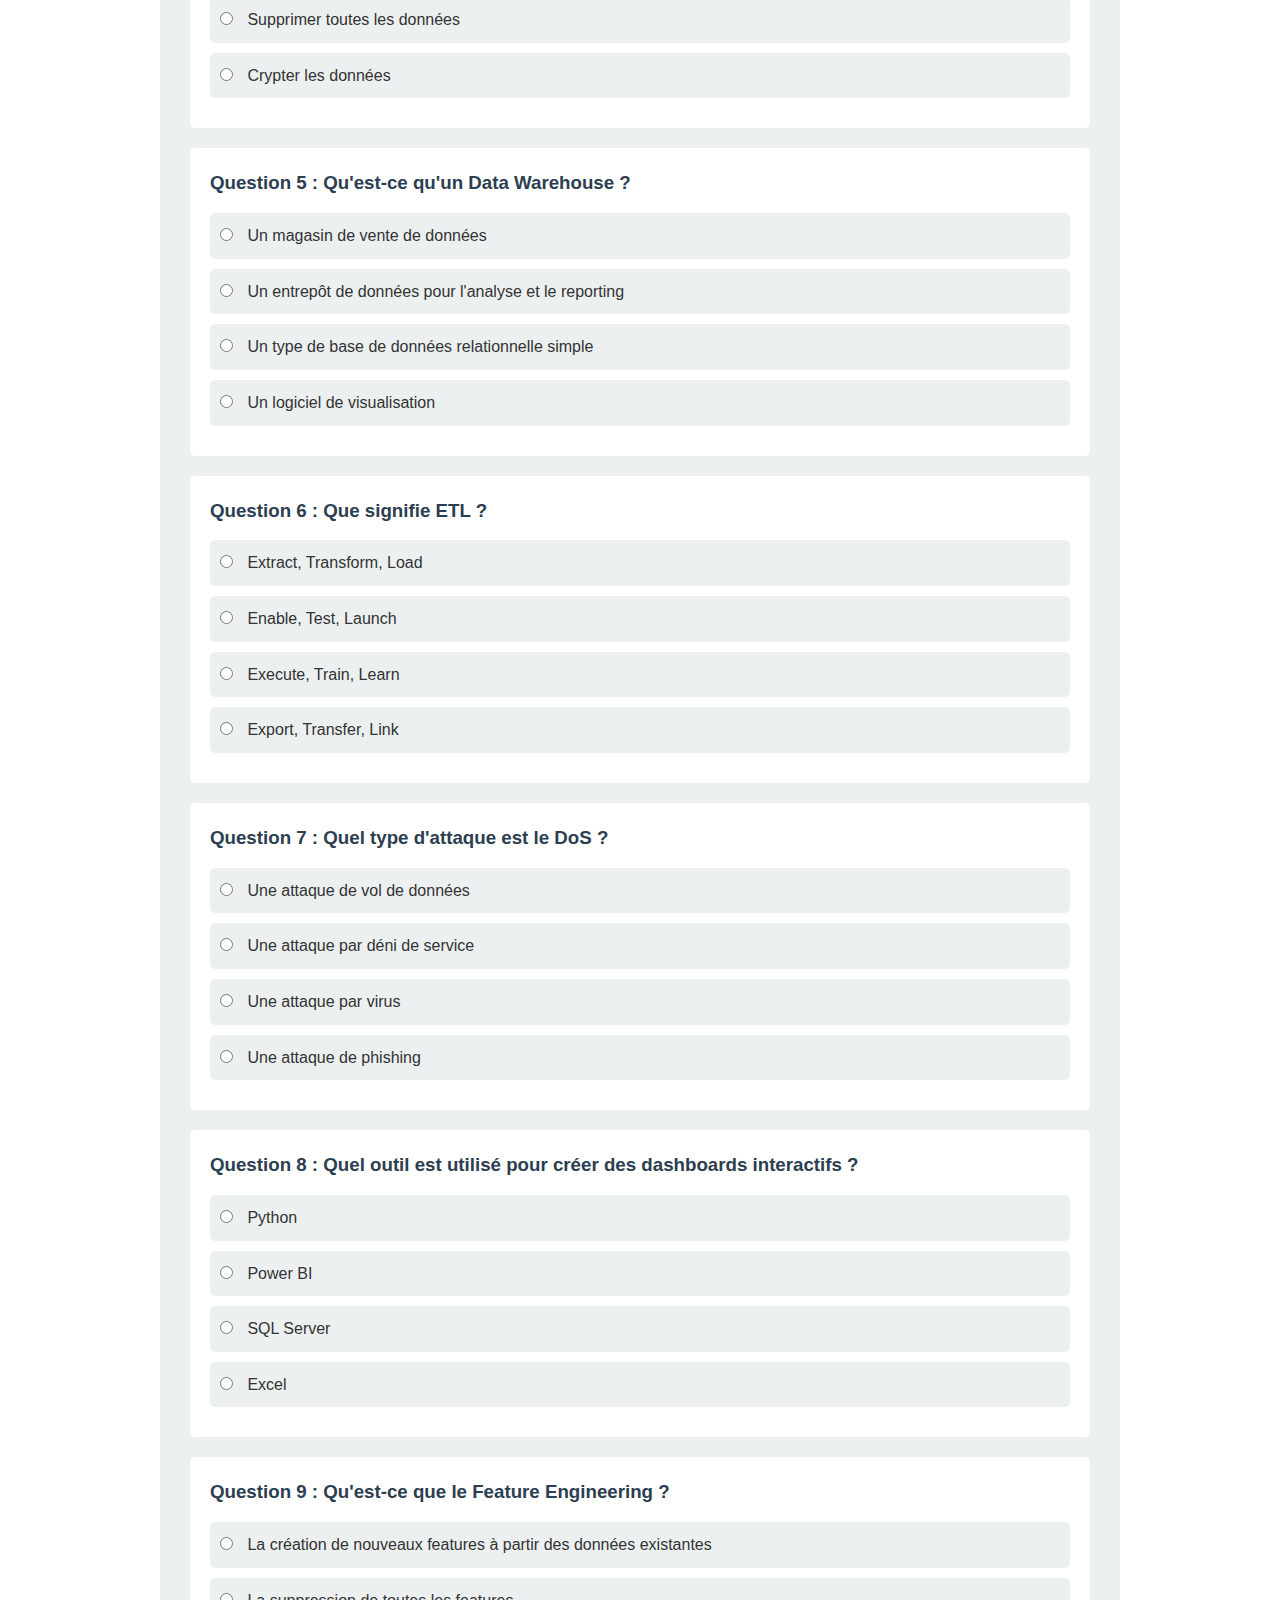
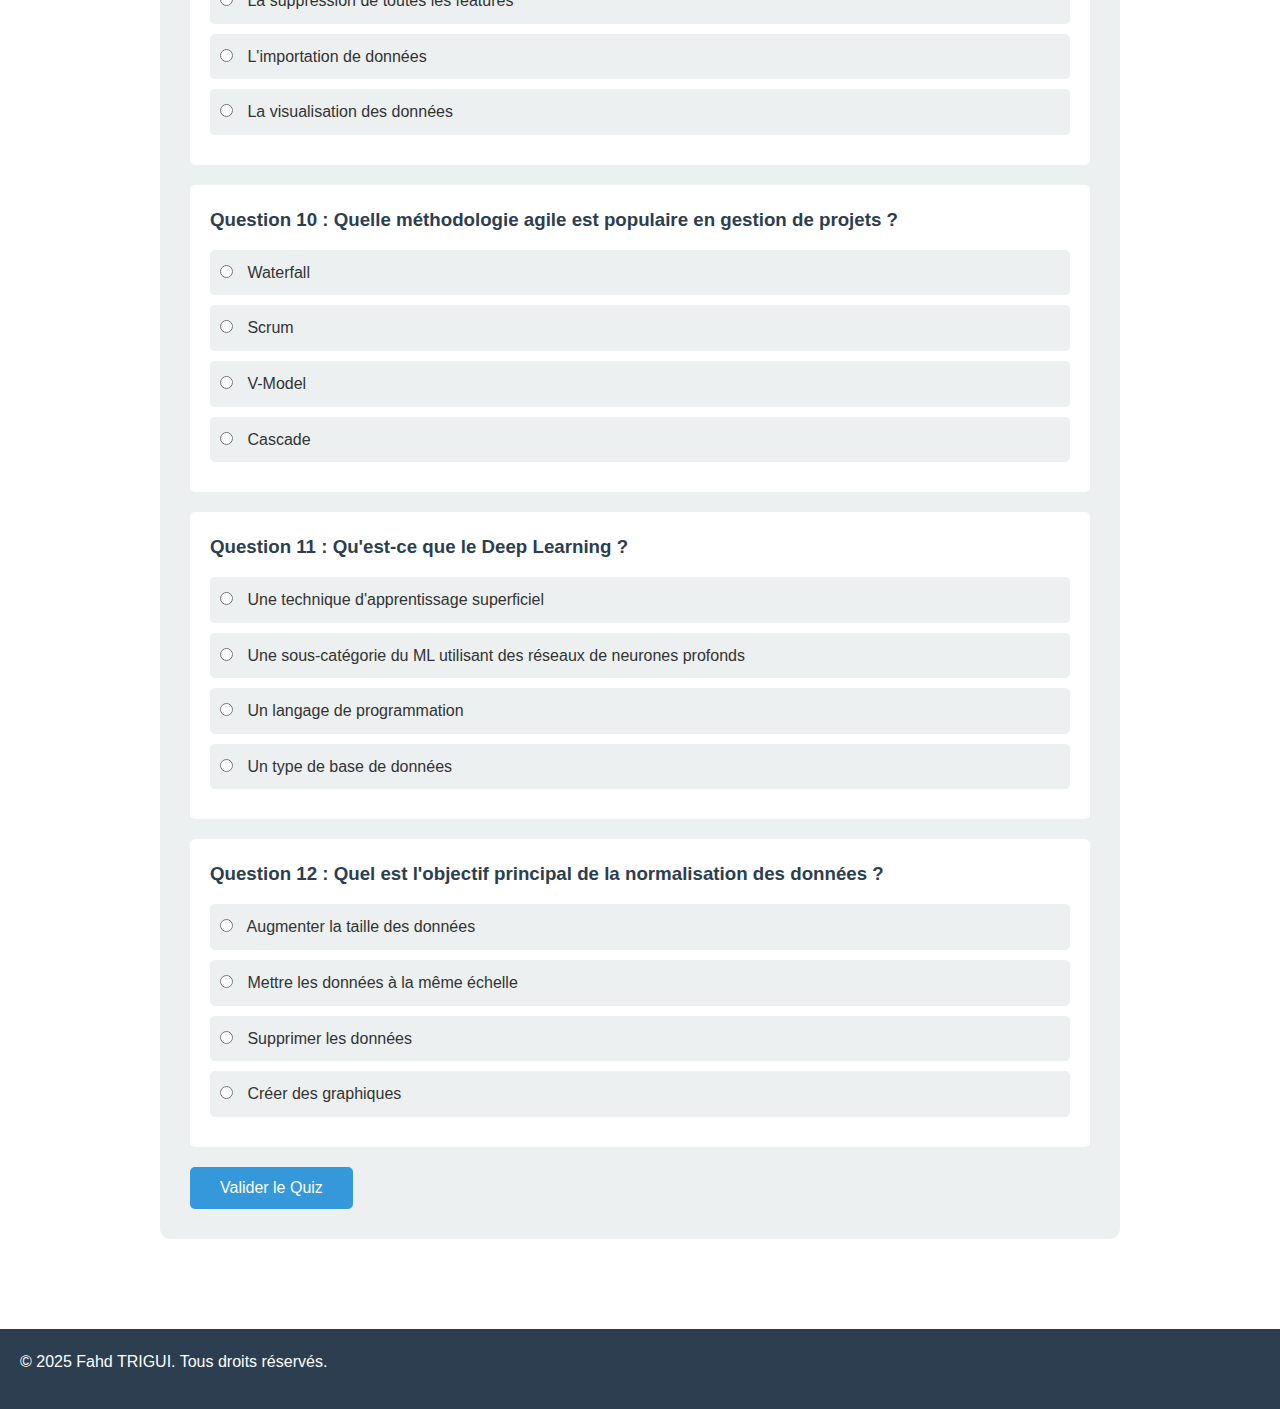
<file: quiz.html>
<!DOCTYPE html>
<html lang="fr">
<head>
    <meta charset="UTF-8">
    <meta name="viewport" content="width=device-width, initial-scale=1.0">
    <title>Quiz - Fahd TRIGUI</title>
    <link rel="stylesheet" href="style.css">
</head>
<body>
    <header>
        <h1>Fahd TRIGUI</h1>
        <p>Diplômé en Big Data & Analyse de Données</p>
    </header>

    <nav>
        <a href="index.html">Accueil</a>
        <a href="parcours.html">Parcours</a>
        <a href="competences.html">Compétences</a>
        <a href="experiences.html">Expériences</a>
        <a href="projets.html">Projets</a>
        <a href="passions.html">Passions</a>
        <a href="quiz.html" class="active">Quiz</a>
        <a href="contact.html">Contact</a>
    </nav>

    <main>
        <article>
            <h2>Quiz sur l'Intelligence Artificielle et le Machine Learning</h2>
            <p>Testez vos connaissances en IA et Machine Learning avec ce quiz de 12 questions !</p>

            <form id="quizForm">
                <div class="quiz-question">
                    <h3>Question 1 : Qu'est-ce que le Machine Learning ?</h3>
                    <div class="quiz-options">
                        <label><input type="radio" name="q1" value="a"> Un langage de programmation</label>
                        <label><input type="radio" name="q1" value="b"> Une branche de l'IA qui permet aux machines d'apprendre à partir de données</label>
                        <label><input type="radio" name="q1" value="c"> Un type de base de données</label>
                        <label><input type="radio" name="q1" value="d"> Un système d'exploitation</label>
                    </div>
                </div>

                <div class="quiz-question">
                    <h3>Question 2 : Quel algorithme est utilisé pour la classification ?</h3>
                    <div class="quiz-options">
                        <label><input type="radio" name="q2" value="a"> K-means</label>
                        <label><input type="radio" name="q2" value="b"> Linear Regression</label>
                        <label><input type="radio" name="q2" value="c"> Random Forest</label>
                        <label><input type="radio" name="q2" value="d"> PCA</label>
                    </div>
                </div>

                <div class="quiz-question">
                    <h3>Question 3 : Que signifie LSTM ?</h3>
                    <div class="quiz-options">
                        <label><input type="radio" name="q3" value="a"> Long Short-Term Memory</label>
                        <label><input type="radio" name="q3" value="b"> Linear System Training Model</label>
                        <label><input type="radio" name="q3" value="c"> Large Scale Training Method</label>
                        <label><input type="radio" name="q3" value="d"> Learning System Through Machine</label>
                    </div>
                </div>

                <div class="quiz-question">
                    <h3>Question 4 : Quel est le rôle du prétraitement des données ?</h3>
                    <div class="quiz-options">
                        <label><input type="radio" name="q4" value="a"> Créer de nouvelles données</label>
                        <label><input type="radio" name="q4" value="b"> Nettoyer et préparer les données pour l'analyse</label>
                        <label><input type="radio" name="q4" value="c"> Supprimer toutes les données</label>
                        <label><input type="radio" name="q4" value="d"> Crypter les données</label>
                    </div>
                </div>

                <div class="quiz-question">
                    <h3>Question 5 : Qu'est-ce qu'un Data Warehouse ?</h3>
                    <div class="quiz-options">
                        <label><input type="radio" name="q5" value="a"> Un magasin de vente de données</label>
                        <label><input type="radio" name="q5" value="b"> Un entrepôt de données pour l'analyse et le reporting</label>
                        <label><input type="radio" name="q5" value="c"> Un type de base de données relationnelle simple</label>
                        <label><input type="radio" name="q5" value="d"> Un logiciel de visualisation</label>
                    </div>
                </div>

                <div class="quiz-question">
                    <h3>Question 6 : Que signifie ETL ?</h3>
                    <div class="quiz-options">
                        <label><input type="radio" name="q6" value="a"> Extract, Transform, Load</label>
                        <label><input type="radio" name="q6" value="b"> Enable, Test, Launch</label>
                        <label><input type="radio" name="q6" value="c"> Execute, Train, Learn</label>
                        <label><input type="radio" name="q6" value="d"> Export, Transfer, Link</label>
                    </div>
                </div>

                <div class="quiz-question">
                    <h3>Question 7 : Quel type d'attaque est le DoS ?</h3>
                    <div class="quiz-options">
                        <label><input type="radio" name="q7" value="a"> Une attaque de vol de données</label>
                        <label><input type="radio" name="q7" value="b"> Une attaque par déni de service</label>
                        <label><input type="radio" name="q7" value="c"> Une attaque par virus</label>
                        <label><input type="radio" name="q7" value="d"> Une attaque de phishing</label>
                    </div>
                </div>

                <div class="quiz-question">
                    <h3>Question 8 : Quel outil est utilisé pour créer des dashboards interactifs ?</h3>
                    <div class="quiz-options">
                        <label><input type="radio" name="q8" value="a"> Python</label>
                        <label><input type="radio" name="q8" value="b"> Power BI</label>
                        <label><input type="radio" name="q8" value="c"> SQL Server</label>
                        <label><input type="radio" name="q8" value="d"> Excel</label>
                    </div>
                </div>

                <div class="quiz-question">
                    <h3>Question 9 : Qu'est-ce que le Feature Engineering ?</h3>
                    <div class="quiz-options">
                        <label><input type="radio" name="q9" value="a"> La création de nouveaux features à partir des données existantes</label>
                        <label><input type="radio" name="q9" value="b"> La suppression de toutes les features</label>
                        <label><input type="radio" name="q9" value="c"> L'importation de données</label>
                        <label><input type="radio" name="q9" value="d"> La visualisation des données</label>
                    </div>
                </div>

                <div class="quiz-question">
                    <h3>Question 10 : Quelle méthodologie agile est populaire en gestion de projets ?</h3>
                    <div class="quiz-options">
                        <label><input type="radio" name="q10" value="a"> Waterfall</label>
                        <label><input type="radio" name="q10" value="b"> Scrum</label>
                        <label><input type="radio" name="q10" value="c"> V-Model</label>
                        <label><input type="radio" name="q10" value="d"> Cascade</label>
                    </div>
                </div>

                <div class="quiz-question">
                    <h3>Question 11 : Qu'est-ce que le Deep Learning ?</h3>
                    <div class="quiz-options">
                        <label><input type="radio" name="q11" value="a"> Une technique d'apprentissage superficiel</label>
                        <label><input type="radio" name="q11" value="b"> Une sous-catégorie du ML utilisant des réseaux de neurones profonds</label>
                        <label><input type="radio" name="q11" value="c"> Un langage de programmation</label>
                        <label><input type="radio" name="q11" value="d"> Un type de base de données</label>
                    </div>
                </div>

                <div class="quiz-question">
                    <h3>Question 12 : Quel est l'objectif principal de la normalisation des données ?</h3>
                    <div class="quiz-options">
                        <label><input type="radio" name="q12" value="a"> Augmenter la taille des données</label>
                        <label><input type="radio" name="q12" value="b"> Mettre les données à la même échelle</label>
                        <label><input type="radio" name="q12" value="c"> Supprimer les données</label>
                        <label><input type="radio" name="q12" value="d"> Créer des graphiques</label>
                    </div>
                </div>

                <button type="button" class="btn" onclick="calculateScore()">Valider le Quiz</button>
            </form>

            <div id="result" class="quiz-result hidden">
                <h3>Résultats du Quiz</h3>
                <p id="scoreText"></p>
                <div id="answers"></div>
            </div>
        </article>
    </main>

    <footer>
        <p>&copy; 2025 Fahd TRIGUI. Tous droits réservés.</p>
    </footer>

    <script src="quiz.js"></script>
</body>
</html>
</file>
<file: style.css>
* {
    margin: 0;
    padding: 0;
    box-sizing: border-box;
}

body {
    font-family: Arial, Helvetica, sans-serif;
    font-size: 16px;
    color: #333;
    line-height: 1.6;
}

header {
    background-color: #2c3e50;
    color: white;
    text-align: center;
    padding: 30px 20px;
}

header h1 {
    font-size: 36px;
    margin-bottom: 10px;
}

header p {
    font-size: 18px;
    font-style: italic;
}

nav {
    background-color: #34495e;
    text-align: center;
    padding: 15px 0;
}

nav a {
    color: white;
    text-decoration: none;
    padding: 10px 20px;
    margin: 0 5px;
    border-radius: 5px;
    display: inline-block;
    transition: background-color 0.3s;
}

nav a:hover {
    background-color: #2c3e50;
}

nav a.active {
    background-color: #e74c3c;
}

main {
    max-width: 1000px;
    margin: 30px auto;
    padding: 20px;
}

article {
    background-color: #ecf0f1;
    padding: 30px;
    border-radius: 10px;
    margin-bottom: 20px;
}

h2 {
    color: #2c3e50;
    margin-bottom: 20px;
    border-bottom: 3px solid #e74c3c;
    padding-bottom: 10px;
}

h3 {
    color: #34495e;
    margin-top: 20px;
    margin-bottom: 10px;
}

p {
    text-align: justify;
    margin-bottom: 15px;
}

.profile-img {
    float: right;
    width: 200px;
    height: 200px;
    border-radius: 50%;
    margin: 0 0 20px 20px;
    border: 5px solid #2c3e50;
}

.social-links {
    margin-top: 30px;
    text-align: center;
}

.social-links a {
    display: inline-block;
    background-color: #3498db;
    color: white;
    padding: 10px 25px;
    margin: 10px;
    text-decoration: none;
    border-radius: 5px;
    transition: background-color 0.3s;
}

.social-links a:hover {
    background-color: #2980b9;
}

.contact-info {
    background-color: white;
    padding: 20px;
    border-radius: 5px;
    margin-top: 20px;
}

.timeline {
    position: relative;
    padding-left: 30px;
}

.timeline-item {
    margin-bottom: 30px;
    position: relative;
}

.timeline-item::before {
    content: '';
    position: absolute;
    left: -30px;
    top: 5px;
    width: 15px;
    height: 15px;
    background-color: #e74c3c;
    border-radius: 50%;
}

.competence-category {
    background-color: white;
    padding: 20px;
    margin-bottom: 20px;
    border-radius: 5px;
    border-left: 5px solid #3498db;
}

.competence-category h3 {
    color: #2c3e50;
    margin-top: 0;
}

.competence-category ul {
    list-style-type: none;
    padding-left: 0;
}

.competence-category li {
    padding: 8px 0;
    border-bottom: 1px solid #ecf0f1;
}

.competence-category li:last-child {
    border-bottom: none;
}

.experience-card {
    background-color: white;
    padding: 20px;
    margin-bottom: 20px;
    border-radius: 5px;
    border-left: 5px solid #e74c3c;
}

.experience-header {
    display: flex;
    justify-content: space-between;
    margin-bottom: 10px;
}

.experience-title {
    color: #2c3e50;
    font-weight: bold;
    font-size: 18px;
}

.experience-date {
    color: #7f8c8d;
    font-style: italic;
}

.experience-company {
    color: #3498db;
    font-weight: bold;
    margin-bottom: 10px;
}

.missions-list {
    margin-top: 15px;
}

.missions-list ul {
    margin-left: 20px;
}

.missions-list li {
    margin-bottom: 8px;
}

.passion-grid {
    display: grid;
    grid-template-columns: repeat(auto-fit, minmax(250px, 1fr));
    gap: 20px;
    margin-top: 20px;
}

.passion-card {
    background-color: white;
    padding: 20px;
    border-radius: 5px;
    text-align: center;
}

.passion-card img {
    width: 100%;
    height: 200px;
    object-fit: cover;
    border-radius: 5px;
    margin-bottom: 15px;
}

.form-group {
    margin-bottom: 20px;
}

.form-group label {
    display: block;
    margin-bottom: 5px;
    font-weight: bold;
    color: #2c3e50;
}

.form-group input,
.form-group textarea,
.form-group select {
    width: 100%;
    padding: 10px;
    border: 1px solid #bdc3c7;
    border-radius: 5px;
    font-size: 16px;
}

.form-group textarea {
    min-height: 150px;
    resize: vertical;
}

.btn {
    background-color: #3498db;
    color: white;
    padding: 12px 30px;
    border: none;
    border-radius: 5px;
    font-size: 16px;
    cursor: pointer;
    transition: background-color 0.3s;
}

.btn:hover {
    background-color: #2980b9;
}

.quiz-question {
    background-color: white;
    padding: 20px;
    margin-bottom: 20px;
    border-radius: 5px;
}

.quiz-question h3 {
    margin-top: 0;
    color: #2c3e50;
}

.quiz-options {
    margin-top: 15px;
}

.quiz-options label {
    display: block;
    padding: 10px;
    margin-bottom: 10px;
    background-color: #ecf0f1;
    border-radius: 5px;
    cursor: pointer;
    transition: background-color 0.3s;
}

.quiz-options label:hover {
    background-color: #d5dbdb;
}

.quiz-options input[type="radio"] {
    margin-right: 10px;
}

.quiz-result {
    background-color: white;
    padding: 20px;
    margin-top: 20px;
    border-radius: 5px;
    border-left: 5px solid #27ae60;
}

.quiz-result.hidden {
    display: none;
}

footer {
    background-color: #2c3e50;
    color: white;
    text-align: center;
    padding: 20px;
    margin-top: 50px;
}

@media only screen and (max-width: 768px) {
    nav a {
        display: block;
        margin: 5px 0;
    }

    .profile-img {
        float: none;
        display: block;
        margin: 0 auto 20px auto;
    }

    .experience-header {
        flex-direction: column;
    }

    .passion-grid {
        grid-template-columns: 1fr;
    }
}
</file>
